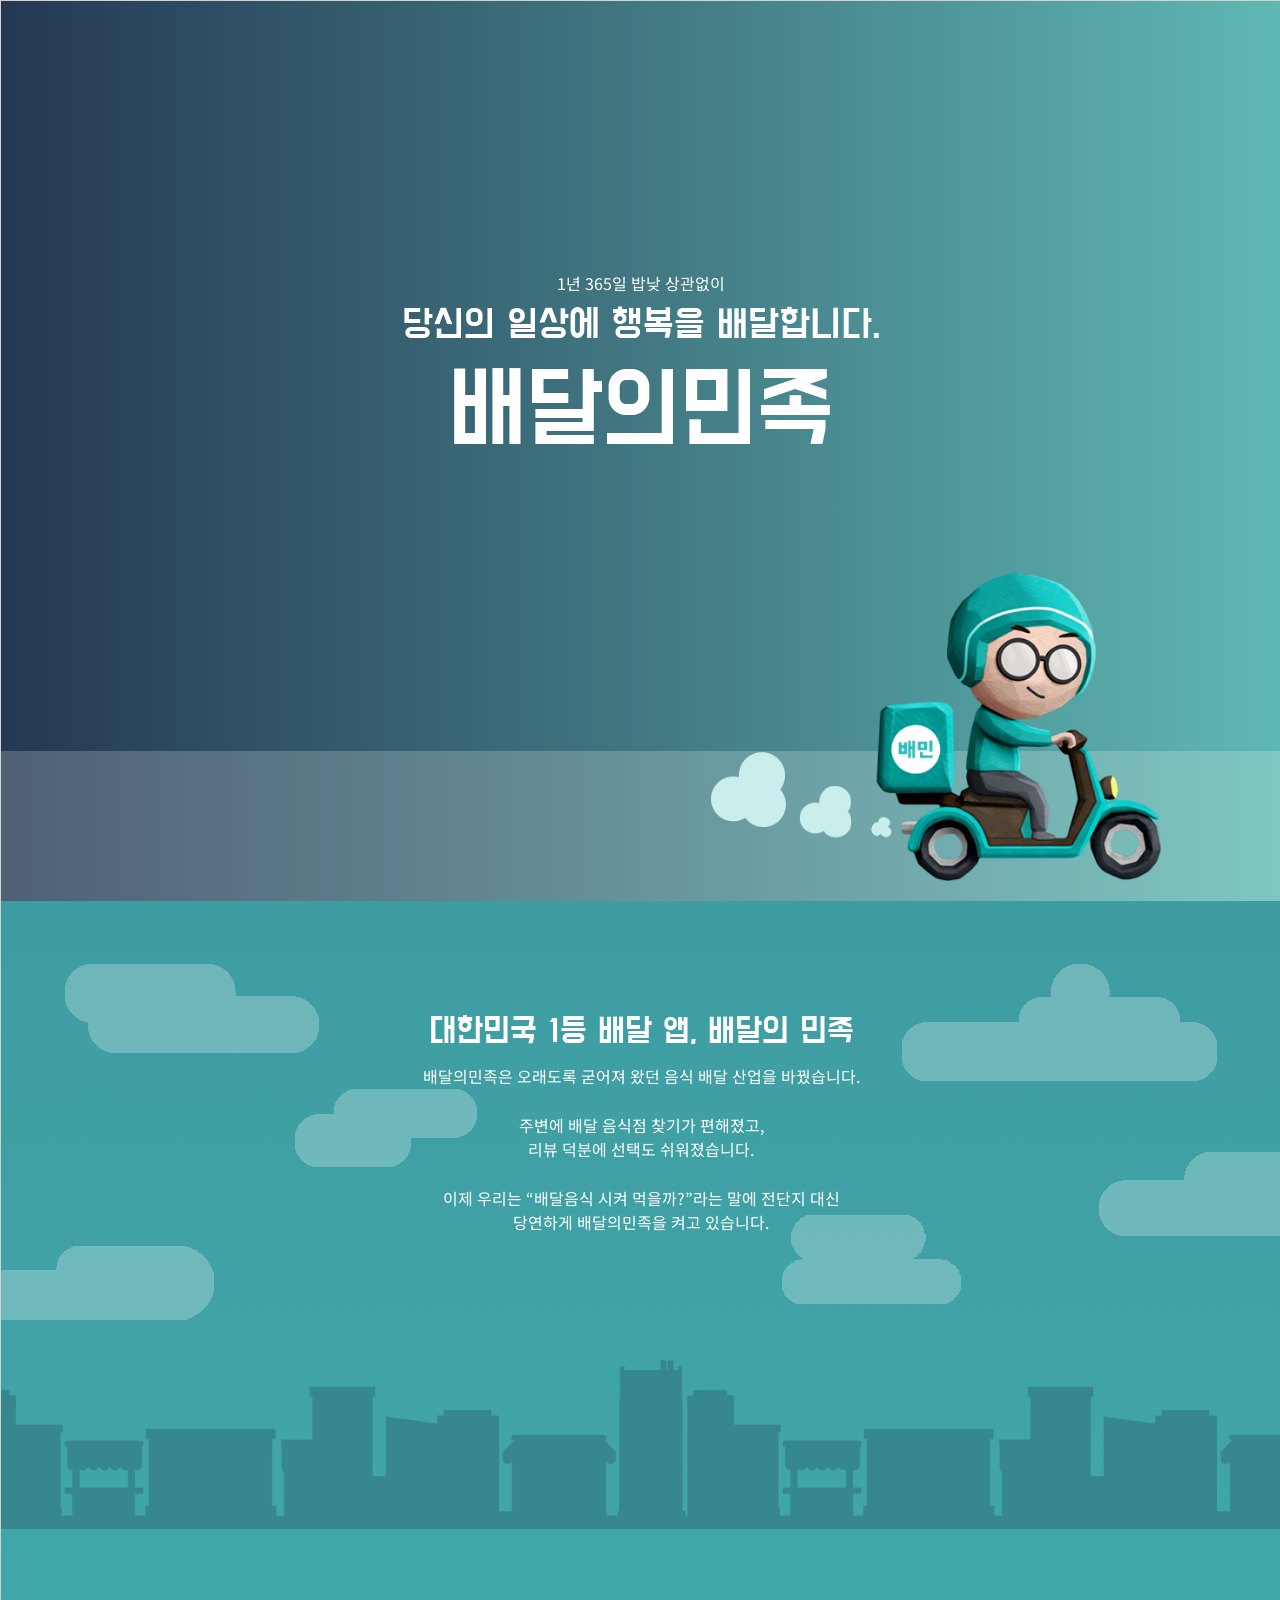
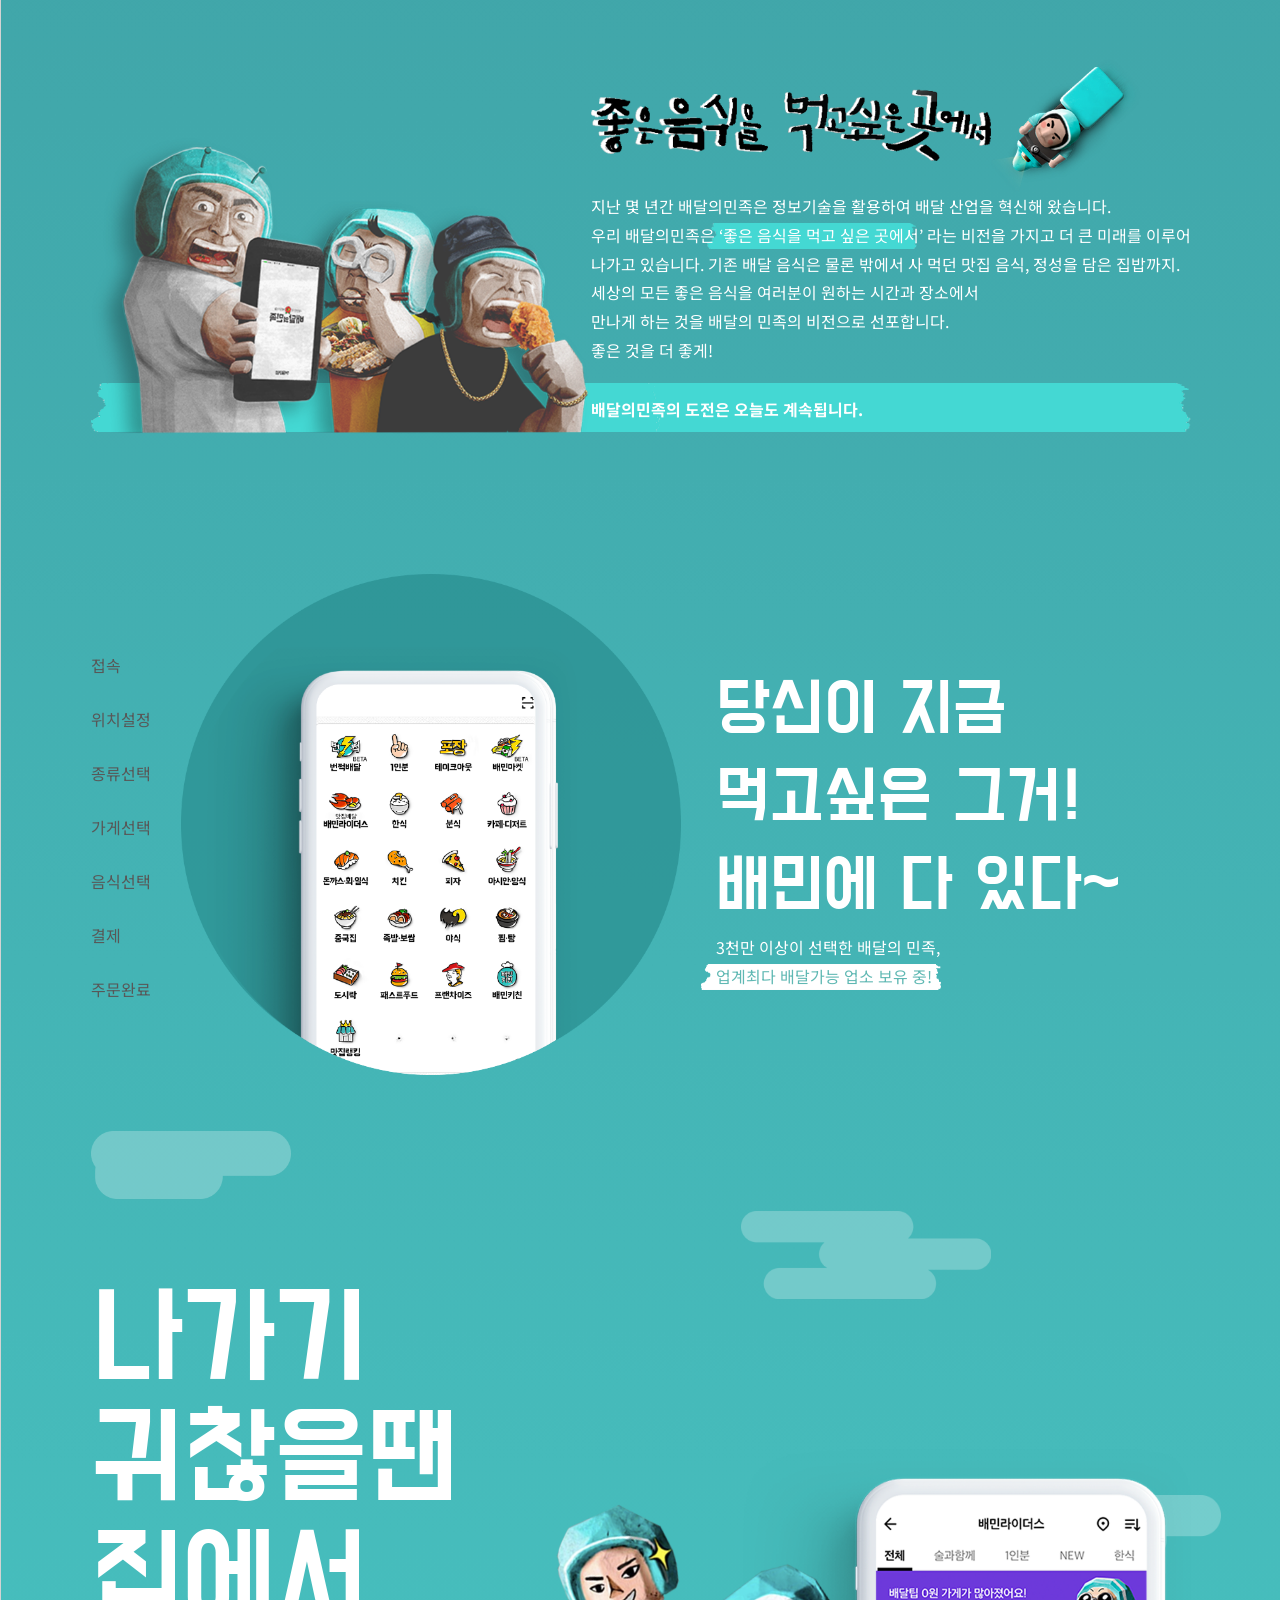
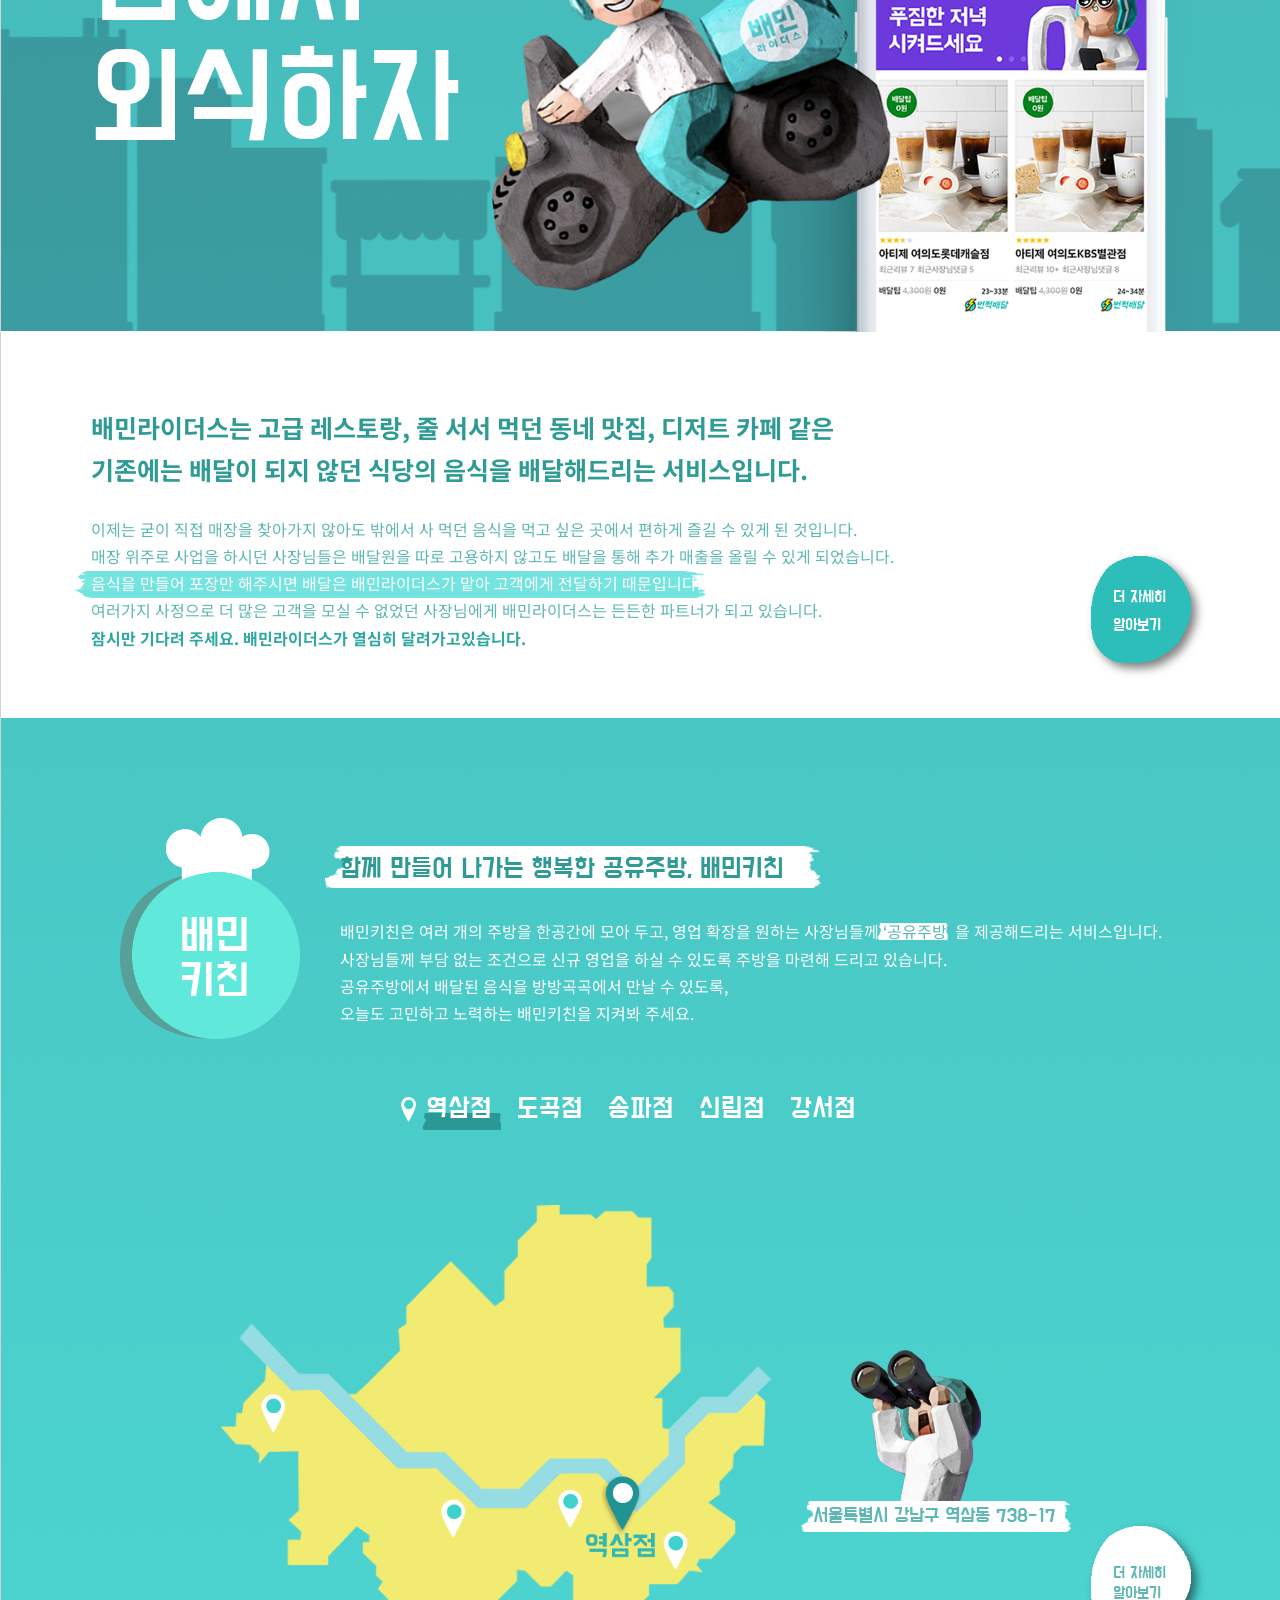
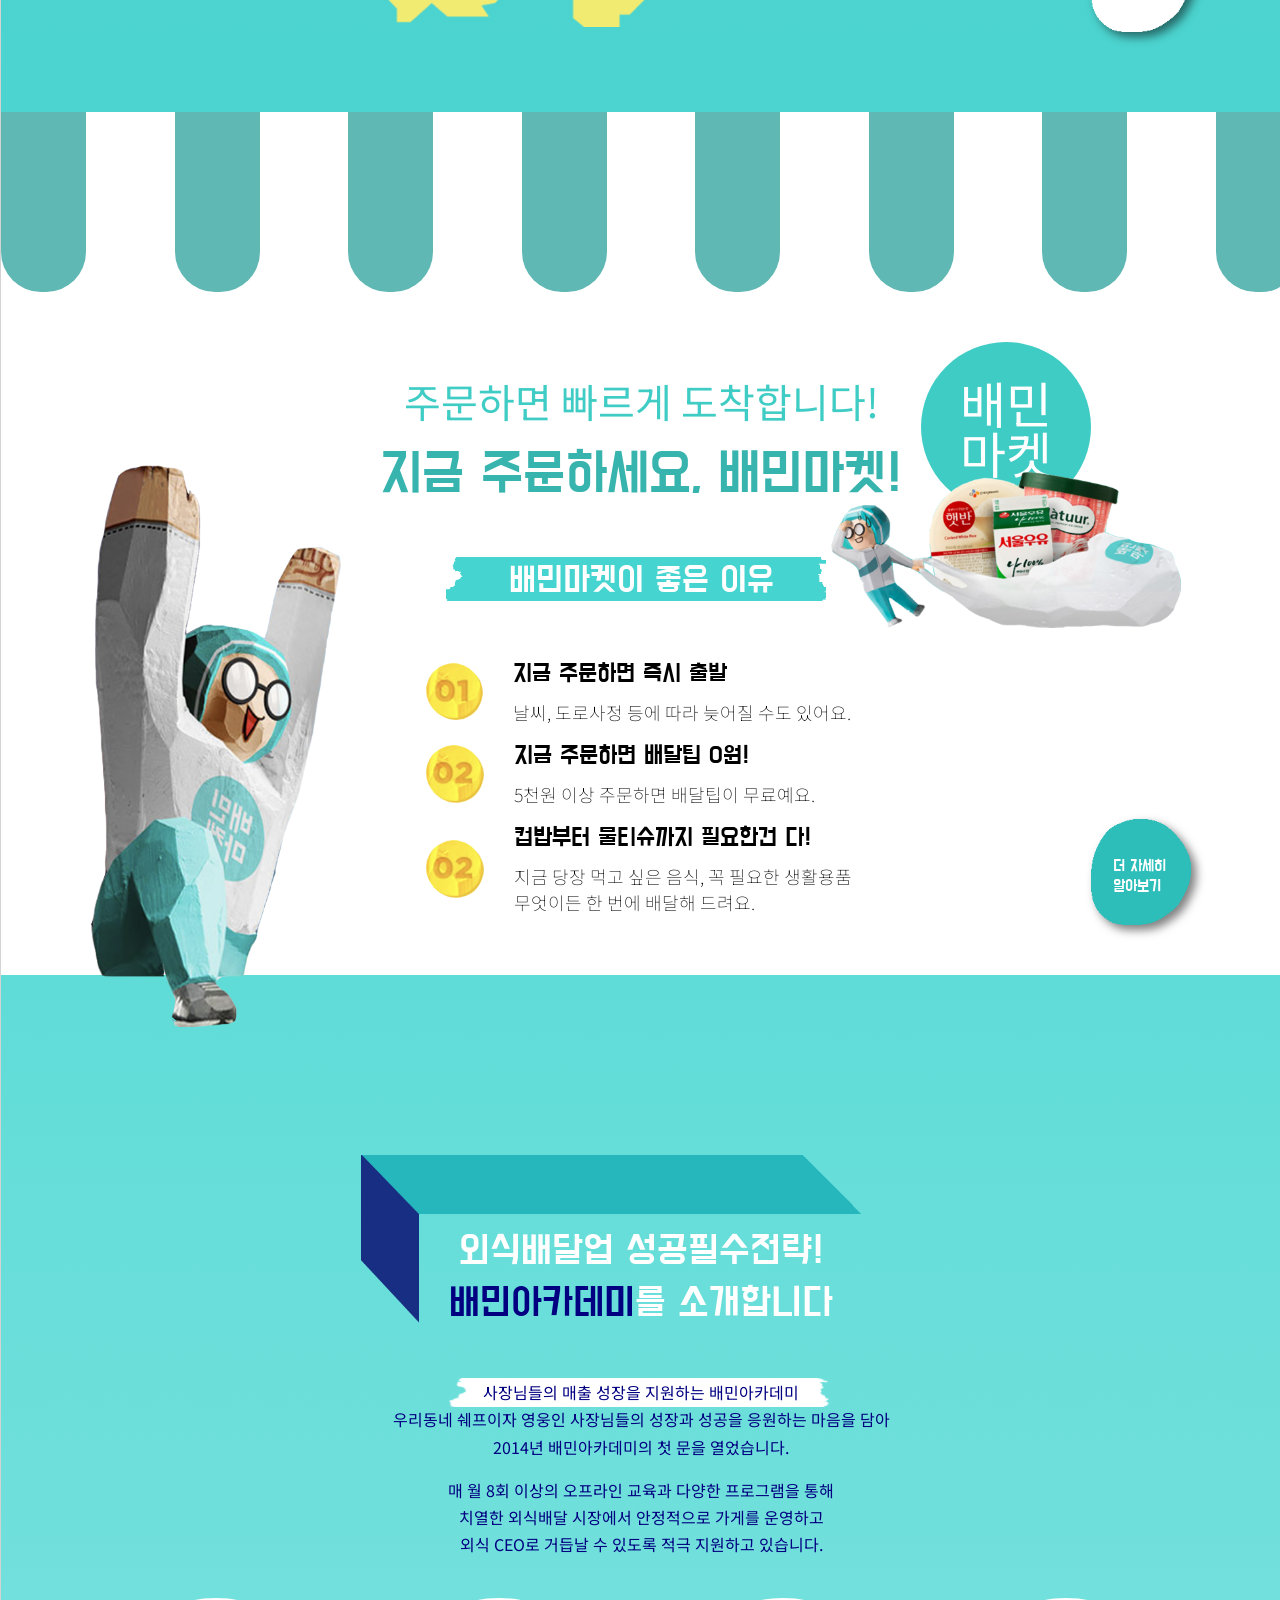
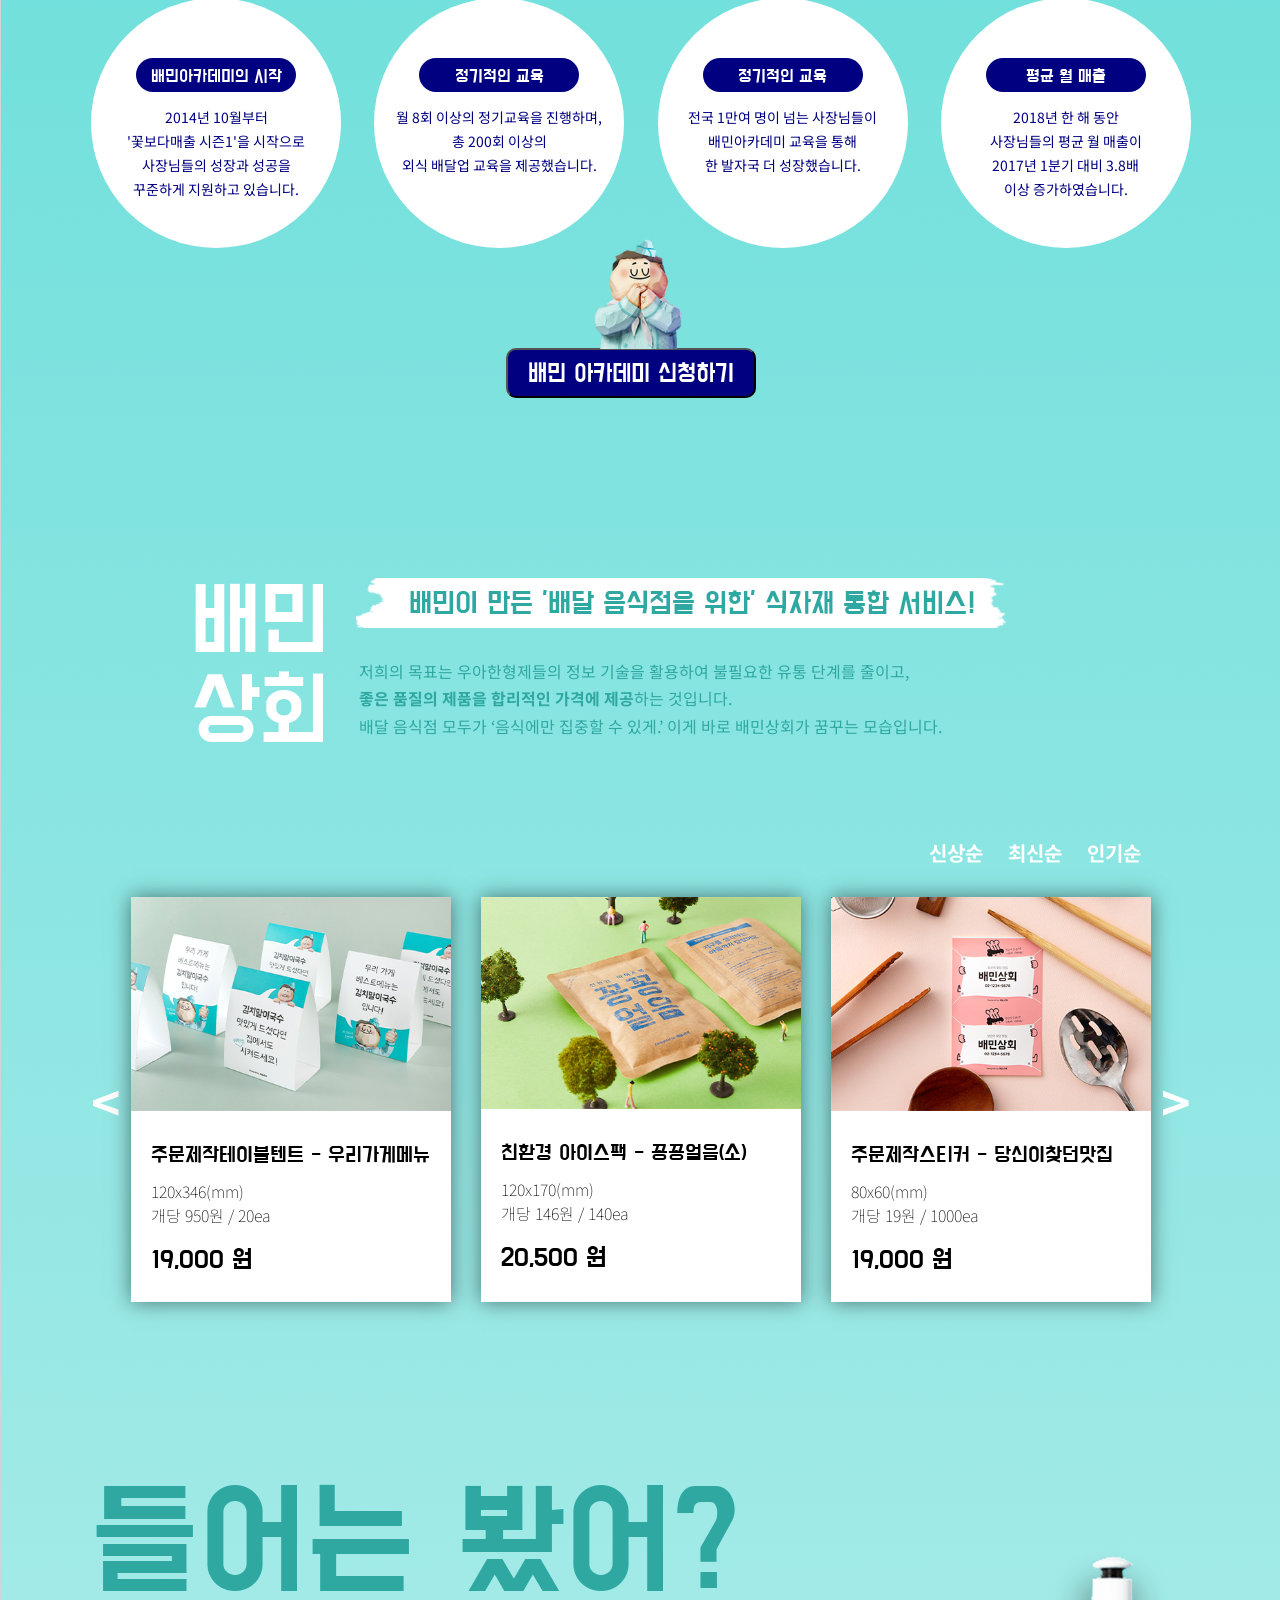
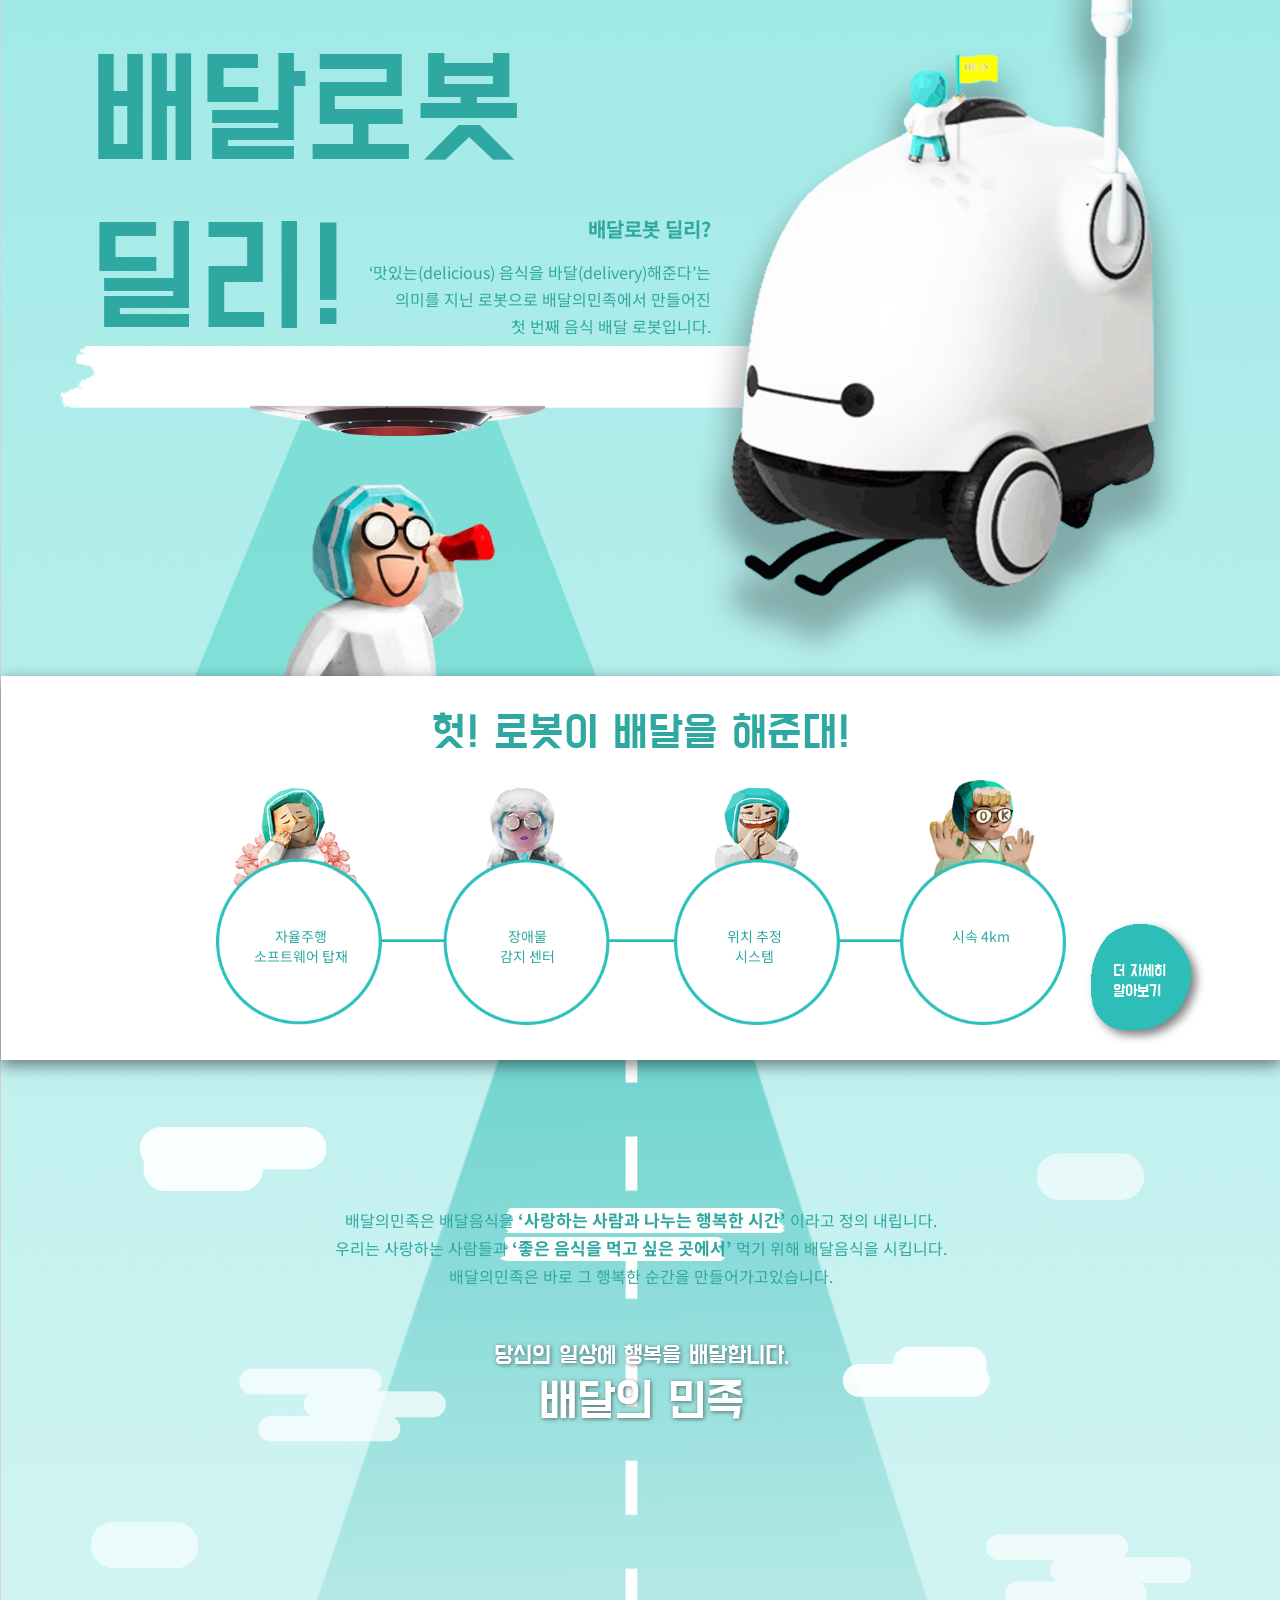
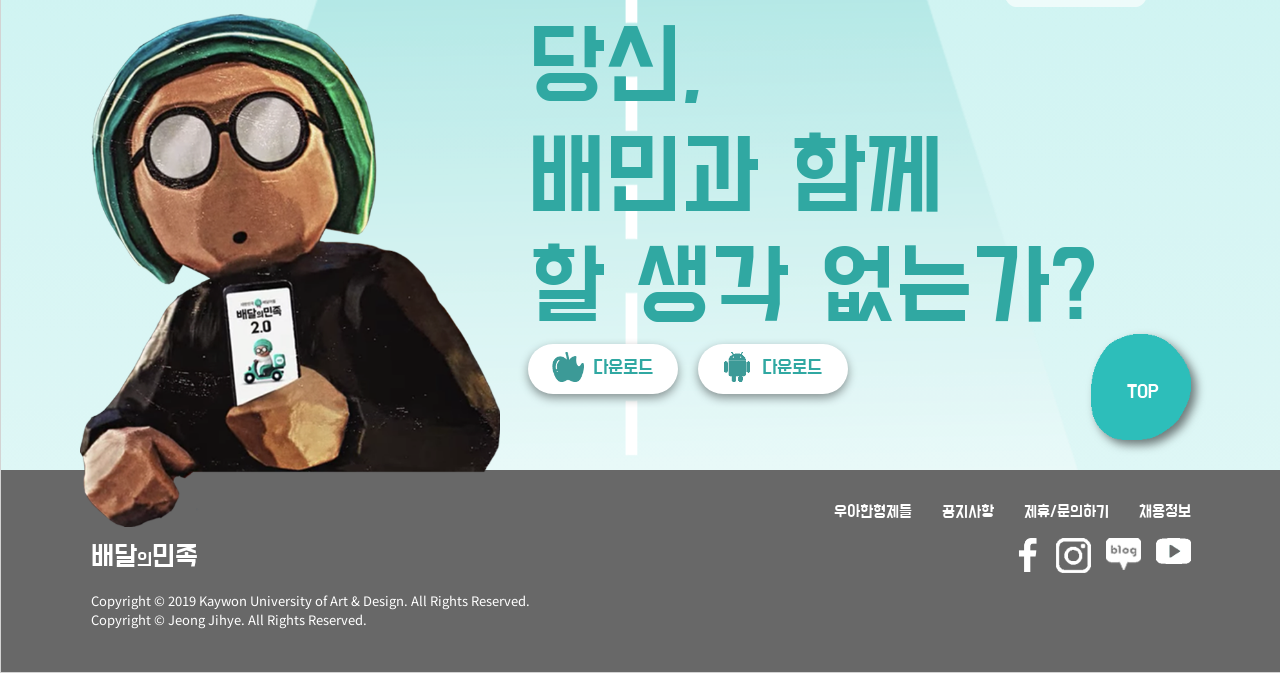
<file: baemin/baemin.html>
<!DOCTYPE html>
<html lang="en">
<head>
    <meta charset="UTF-8">
    <meta name="viewport" content="width=device-width, initial-scale=1.0">
    <meta http-equiv="X-UA-Compatible" content="ie=edge">
    <title>baemin</title>
    <link rel="stylesheet" href="css/style.css" type="text/css">
</head>
<body>
    <div id="wrap">
        
        <div id="main">
            <div id="title">
                <p style="padding-bottom: 5px;">1년 365일 밥낮 상관없이</p>
                <p style="font-size: 40px;">당신의 일상에 행복을 배달합니다.</p>
                <p style="font-size: 100px;">배달의민족</p>
            </div>
            <div id="way"></div>
            <img src="img/main.png"/>
        </div>

        <div id="intro">
            <p style="font-size: 35px;">대한민국 1등 배달 앱, 배달의 민족</p>
            <p>배달의민족은 오래도록 굳어져 왔던 음식 배달 산업을 바꿨습니다.</p>
            <p>주변에 배달 음식점 찾기가 편해졌고,<br/>리뷰 덕분에 선택도 쉬워졌습니다. </p>
            <p>이제 우리는 “배달음식 시켜 먹을까?”라는 말에 전단지 대신<br/>당연하게 배달의민족을 켜고 있습니다.</p>
            <img id="c1" src="img/cloud/cloud5.png"/>
            <img id="c2" src="img/cloud/cloud1.png"/>
            <img id="c3" src="img/cloud/cloud2.png"/>
            <img id="c4" src="img/cloud/cloud3.png"/>
            <img id="c5" src="img/cloud/cloud6.png"/>
            <img id="c6" src="img/cloud/cloud4.png"/>
            <img id="building" src="img/building.png"/>
        </div>

        <div id="vision">
            <div id="v_box">
                <img id="v_img"src="img/character.png"/>
                <div>
                    <div id="v_innerbox">
                        <img src="img/vision.png"/>
                        <img src="img/bike.png"/>
                    </div>
                    <div id="v_text">
                        <p style="margin: 0 0 30px 0;">
                            지난 몇 년간 배달의민족은 정보기술을 활용하여 배달 산업을 혁신해 왔습니다.<br/>우리 배달의민족은 ‘좋은 음식을 먹고 싶은 곳에서’ 라는 비전을 가지고 더 큰 미래를 이루어<br/>나가고 있습니다. 기존 배달 음식은 물론 밖에서 사 먹던 맛집 음식, 정성을 담은 집밥까지.<br/>세상의 모든 좋은 음식을 여러분이 원하는 시간과 장소에서<br/>만나게 하는 것을 배달의 민족의 비전으로 선포합니다.<br/>좋은 것을 더 좋게!
                        </p>
                        <p style="font-weight: bold; margin: 28px 0 10px 0;">
                            배달의민족의 도전은 오늘도 계속됩니다.
                        </p>
                        <img id="tape1" src="img/mint_tape1.png"/>
                    </div>
                </div>
                <img id="tape2" src="img/mint_tape2.png"/>
            </div>
        </div>

        <div id="app1">
            <div id="a_box">
                <div>
                    <ul>
                        <li>접속</li>
                        <li>위치설정</li>
                        <li>종류선택</li>
                        <li>가게선택</li>
                        <li>음식선택</li>
                        <li>결제</li>
                        <li>주문완료</li>
                    </ul>
                </div>
                <div>
                    <img style="width: 500px;"src="img/phone.png"/>
                </div>
                <div id="a_text" style="color: white;">
                    <p style="font-size: 70px;">당신이 지금<br/>먹고싶은 그거!<br/>배민에 다 있다~</p>
                    <p>3천만 이상이 선택한 배달의 민족,</p>
                    <p style="color:#5FB8B3;">업계최다 배달가능 업소 보유 중!</p>
                    <img id="w_tape" src="img/white_tape1.png"/>
                </div>
            </div>
        </div>

        <div id="app2">
            <div id="a_box2">
                <p>나가기<br/>귀찮을땐<br/>집에서<br/>외식하자</p>
                <img id="phone" src="img/riders_phone.png"/>
                <img id="bike" src="img/bike2.png"/>

                <img id="c2_1" src="img/cloud//cloud2-1.png"/>
                <img id="c2_2" src="img/cloud//cloud2-2.png"/>
                <img id="c2_3" src="img/cloud//cloud2-3.png"/>
            </div>
            <img id="building2" src="img/building2.png"/>
        </div>

        <div id="riders_page">
            <div id="r_box">
                <div id="r_text">
                    <p>배민라이더스는 고급 레스토랑, 줄 서서 먹던 동네 맛집, 디저트 카페 같은<br/>기존에는 배달이 되지 않던 식당의 음식을 배달해드리는 서비스입니다.</p>
                    <p>이제는 굳이 직접 매장을 찾아가지 않아도 밖에서 사 먹던 음식을 먹고 싶은 곳에서 편하게 즐길 수 있게 된 것입니다.<br/>매장 위주로 사업을 하시던 사장님들은 배달원을 따로 고용하지 않고도 배달을 통해 추가 매출을 올릴 수 있게 되었습니다.<br/><span style="color:white;">음식을 만들어 포장만 해주시면 배달은 배민라이더스가 맡아 고객에게 전달하기 때문입니다.</span><br/>여러가지 사정으로 더 많은 고객을 모실 수 없었던 사장님에게 배민라이더스는 든든한 파트너가 되고 있습니다.<br/><span style="font-weight: bold; color:rgb(48, 168, 162);">잠시만 기다려 주세요. 배민라이더스가 열심히 달려가고있습니다.</span></p>
                </div>
                <div id="c_box">
                    <img id="more1" src="img/circle.png"/>
                    <p id="more_text1" style="color: white;">더 자세히<br/>알아보기</p>
                </div>
                <img id="tape4" src="img/mint_tape4.png"/>
            </div>
        </div>

        <div id="kitchen">
            <div id="kit_outbox">
                <div id="kit_innerbox1">
                    <div id="kit_img">
                        <img style="width:180px;" src="img/kitchen_title.png"/>
                        <p style="color: white; ">배민<br/>키친</p>
                    </div>
                    <div>
                        <p style="font-size: 27px; color:rgb(47, 155, 149);">함께 만들어 나가는 행복한 공유주방, 배민키친</p>
                        <p style=>배민키친은 여러 개의 주방을 한공간에 모아 두고, 영업 확장을 원하는 사장님들께 <span style="color: #5FB8B3;"> ‘공유주방’ </span> 을 제공해드리는 서비스입니다.<br/>사장님들께 부담 없는 조건으로 신규 영업을 하실 수 있도록 주방을 마련해 드리고 있습니다.<br/>공유주방에서 배달된 음식을 방방곡곡에서 만날 수 있도록,<br/>오늘도 고민하고 노력하는 배민키친을 지켜봐 주세요.</p>
                    </div>
                    <img id="w_tape2" src="img/white_tape2.png"/>
                    <img id="w_tape3" src="img/white_tape3.png"/>
                </div>
                <div id="local">
                    <img id="map_point" src="img/map_point.png"/>
                    <ul>
                        <li>역삼점</li>
                        <li>도곡점</li>
                        <li>송파점</li>
                        <li>신림점</li>
                        <li>강서점</li>
                    </ul>
                    <img id="tape5"src="img/mint_tape5.png"/>
                </div>
                <div id="map">
                    <div>
                        <img id="map_img1" src="img/map.png"/>
                    </div>
                    <div>
                        <img id="map_img2"src="img/kitchen_ch1.png"/>
                    </div>
                    <img id="w_tape4" src="img/white_tape4.png"/>
                    <p id="adress">서울특별시 강남구 역삼동 738-17</p>
                    <img id="more2" src="img/white_circle.png"/>
                    <p id="more_text2">더 자세히<br/>알아보기</p>
                </div>
            </div>
        </div>

        <div id="market">
            <div id="tent">
                <div></div>
                <div></div>
                <div></div>
                <div></div>
                <div></div>
                <div></div>
                <div></div>
                <div></div>
            </div>
            <div id="m_outbox">
                <div id="m_text">
                    <p style="font-size: 40px; color:rgb(63, 204, 197);">주문하면 빠르게 도착합니다!</p>
                    <p style="font-size: 55px; color: rgb(56, 180, 174); font-family:'Do Hyeon', sans-serif; margin:0;">지금 주문하세요, 배민마켓!</p>
                </div>
                <div id="m_sticker">
                    <span>배민<br/>마켓</span>
                </div>
                <img id="m_ch1" src="img/bamin_ch2.png"/>
                <img id="m_ch2" src="img/market_ch1.png"/>
                <img id="tape6" src="img/mint-tape6.png"/>
                <div id="good_reason">
                    <p id="reason_title">배민마켓이 좋은 이유</p>
                    
                    <div id="reason1">
                        <div>
                            <img class="coin" src="img/coin_1.png"/>
                        </div>
                        <div>
                            <p class="bold">지금 주문하면 즉시 출발</p>
                            <p class="thin">날씨, 도로사정 등에 따라 늦어질 수도 있어요.</p>
                        </div>
                    </div>
                    <div id="reason2">
                        <div>
                            <img class="coin" src="img/coin_2.png"/>
                        </div>
                        <div>
                            <p class="bold">지금 주문하면 배달팁 0원!</p>
                            <p class="thin">5천원 이상 주문하면 배달팁이 무료예요.</p>
                        </div>
                    </div>
                    <div id="reason3">
                        <div>
                            <img class="coin" src="img/coin_2.png"/>
                        </div>
                        <div>
                            <p class="bold">컵밥부터 물티슈까지 필요한건 다!</p>
                            <p class="thin">지금 당장 먹고 싶은 음식, 꼭 필요한 생활용품<br/>무엇이든 한 번에 배달해 드려요.</p>
                        </div>
                    </div>
                </div>
                <img id="more3" src="img/circle.png"/>
                <p id="more_text3" style="color: white;">더 자세히<br/>알아보기</p>
            </div>
        </div>


        <div id="academy">
            <div id="a_title">외식배달업 성공필수전략!<br/><span style="color:navy; font-family:'Do Hyeon', sans-serif;">배민아카데미</span>를 소개합니다</div>
            <img id="a_title_img" src="img/academic.png"/>
            <div id="a_intro">
                <p><span>사장님들의 매출 성장을 지원하는 배민아카데미</span><br/>우리동네 쉐프이자 영웅인 사장님들의 성장과 성공을 응원하는 마음을 담아<br/>2014년 배민아카데미의 첫 문을 열었습니다.</p>
                <p>매 월 8회 이상의 오프라인 교육과 다양한 프로그램을 통해<br/>치열한 외식배달 시장에서 안정적으로 가게를 운영하고<br/>외식 CEO로 거듭날 수 있도록 적극 지원하고 있습니다.</p>
            </div>
            <img id="w_tape5" src="img/white_tape5.png"/>

            <div id="circle_all">
                <div class="big_circle">
                    <div>
                        <div class="subtitle">배민아카데미의 시작</div>
                        <p>2014년 10월부터<br/>'꽃보다매출 시즌1'을 시작으로<br/>사장님들의 성장과 성공을<br/>꾸준하게 지원하고 있습니다.</p>
                    </div>
                </div>
                <div class="big_circle">
                    <div>
                        <div class="subtitle">정기적인 교육</div>
                        <p>월 8회 이상의 정기교육을 진행하며,<br/>총 200회 이상의<br/>외식 배달업 교육을 제공했습니다.</p>
                    </div>
                </div>
                <div class="big_circle">
                    <div>
                        <div class="subtitle">정기적인 교육</div>
                        <p>전국 1만여 명이 넘는 사장님들이<br/>배민아카데미 교육을 통해<br/>한 발자국 더 성장했습니다.</p>
                    </div>
                </div>
                <div class="big_circle">
                    <div>
                        <div class="subtitle">평균 월 매출</div>
                        <p>2018년 한 해 동안<br/>사장님들의 평균 월 매출이<br/>2017년 1분기 대비 3.8배<br/>이상 증가하였습니다.</p>
                    </div>
                </div>
            </div>
            <img id="a_ch"src="img/academic_ch1.png"/>
            <div id="button_box">
                <button id="sign_button">배민 아카데미 신청하기</button>
            </div>
        </div>

        <div id="shop">
            <div id="shop_text">
                <div id="shop_title">배민<br/>상회</div>
                <div>
                    <h4>배민이 만든 '배달 음식점을 위한' 식자재 통합 서비스!</h4>
                    <p>저희의 목표는 우아한형제들의 정보 기술을 활용하여 불필요한 유통 단계를 줄이고,<br/><span>좋은 품질의 제품을 합리적인 가격에 제공</span>하는 것입니다.<br/>배달 음식점 모두가 ‘음식에만 집중할 수 있게.’ 이게 바로 배민상회가 꿈꾸는 모습입니다.</p>
                </div>
                <img id="w_tape6" src="img/white_tape6.png"/>
            </div>
            <div id="align">
                <span>신상순</span>
                <span>최신순</span>
                <span>인기순</span>
            </div>
            <div id="MD">
                <div class="arrow"> < </div>
                <div id="MD_box_all">
                    <div id="MD_box1">
                        <img src="img/product1.png"/>
                        <div class="MD_info">
                            <div class="MD_name">주문제작테이블텐트 - 우리가게메뉴</div>
                            <p>120x346(mm)<br/>개당 950원 / 20ea</p>
                            <div class="MD_price">19,000 원</div>
                        </div>
                    </div>
                    <div id="MD_box2">
                        <img src="img/product2.png"/>
                        <div class="MD_info">
                            <div class="MD_name">친환경 아이스팩 - 꽁꽁얼음(소)</div>
                            <p>120x170(mm)<br/>개당 146원 / 140ea</p>
                            <div class="MD_price">20,500 원</div>
                        </div>
                    </div>
                    <div id="MD_box3">
                        <img src="img/product3.png"/>
                        <div class="MD_info">
                            <div class="MD_name">주문제작스티커 - 당신이찾던맛집</div>
                            <p>80x60(mm)<br/>개당 19원 / 1000ea</p>
                            <div class="MD_price">19,000 원</div>
                        </div>
                    </div>
                </div>
                <div class="arrow"> > </div>
            </div>
        </div>

        <div id="robot">
            <div id="bot_tx">
                <p id="big_tx">들어는  봤어?<br/>배달로봇<br/>딜리!</p>
                <div id="small_tx">
                    <h4>배달로봇 딜리?</h4>
                    <p>‘맛있는(delicious) 음식을 바달(delivery)해준다’는<br/>의미를 지닌 로봇으로 배달의민족에서 만들어진<br/>첫 번째 음식 배달 로봇입니다.</p>
                </div>
                <img id="bot_img" src="img/robot.png"/>
                <img id="bot_person_img" src="img/robot_person.png"/>
            </div>
        </div>
        <div id="bot_w_bg">
            <div id="bot_innerbox">
                <h3>헛! 로봇이 배달을 해준대!</h3>
                <div id="circle_text">
                    <div class="c_tx">
                        <p>자율주행<br/>소프트웨어 탑재</p>
                    </div>
                    <div class="c_tx">
                        <p>장애물<br/>감지 센터</p>
                    </div>
                    <div class="c_tx">
                        <p>위치 추정<br/>시스템</p>
                    </div>
                    <div class="c_tx">
                        <p>시속 4km</p>
                    </div>
                </div>

                <div id="bot_circle">
                    <img src="img/robot_circle.png"/>
                </div>

                <img id="more4" src="img/circle.png"/>
                <p id="more_text4">더 자세히<br/>알아보기</p>
            </div>
        </div>

        <div id="last_page">
            <img id="bg_img" src="img/last_background.png"/>
            <div id="slogan">
                <p>배달의민족은 배달음식을 <span> ‘사랑하는 사람과 나누는 행복한 시간’ </span>이라고 정의 내립니다.<br/>우리는 사랑하는 사람들과 <span>‘좋은 음식을 먹고 싶은 곳에서’</span> 먹기 위해 배달음식을 시킵니다.<br/>배달의민족은 바로 그 행복한 순간을 만들어가고있습니다.</p>
                <div id="main_slogan">
                    <span style="font-size: 25px;">당신의 일상에 행복을 배달합니다.</span>
                    <br/>
                    <span style="font-size: 50px; margin-top:20px;">배달의 민족</span>
                </div>
                <img id="w_tape7" src="img/white_tape7.png"/>
                <img id="w_tape8" src="img/white_tape8.png"/>
            </div>
            
            <div id="download">
                <div style="width: 420px;">
                    <img style="width: 420px;" src="img/last_ch1 copy.png"/>
                </div>
                <div>
                    <p>당신,<br/>배민과 함께<br/>할 생각 없는가?</p>
                    <div id="down_button">
                        <button id="ios">
                            <div>
                                <img src="img/apple_icon.png"/>
                            </div>
                            <span>다운로드</span>
                        </button>
                        <button id="android">
                            <div>
                                <img src="img/android_icon.png"/>
                            </div>
                            <span>다운로드</span>
                        </button>
                    </div>
                </div>

                <a href="#main"><img id="top" src="img/circle.png"/></a>
                <a href="#main"><span id="top_tx">TOP</span></a>
                
            </div>
        </div>

        <footer>
            <div id="ft_innerbox">

                <ul>
                    <li>우아한형제들</li>
                    <li>공지사항</li>
                    <li>제휴/문의하기</li>
                    <li>채용정보</li>
                </ul>
                <div id="ft_sec_line">
                    <div id="logo">배달<span>의</span>민족</div>
                    <div id="sns">
                        <div>
                            <img src="img/facebook_icon.png"/>
                        </div>
                        <div>
                            <img src="img/instagram_icon.png"/>
                        </div>
                        <div>
                            <img src="img/blog_icon.png"/>
                        </div>
                        <div>
                            <img src="img/youtube_icon.png"/>
                        </div>
                    </div>
                </div>
                <p id="copyright">
                    Copyright ©  2019 Kaywon University of Art & Design. All Rights Reserved.<br/>Copyright ©  Jeong Jihye. All Rights Reserved.       
                </p>
            </div>
        </footer>
    </div>
</body>
</html>
</file>
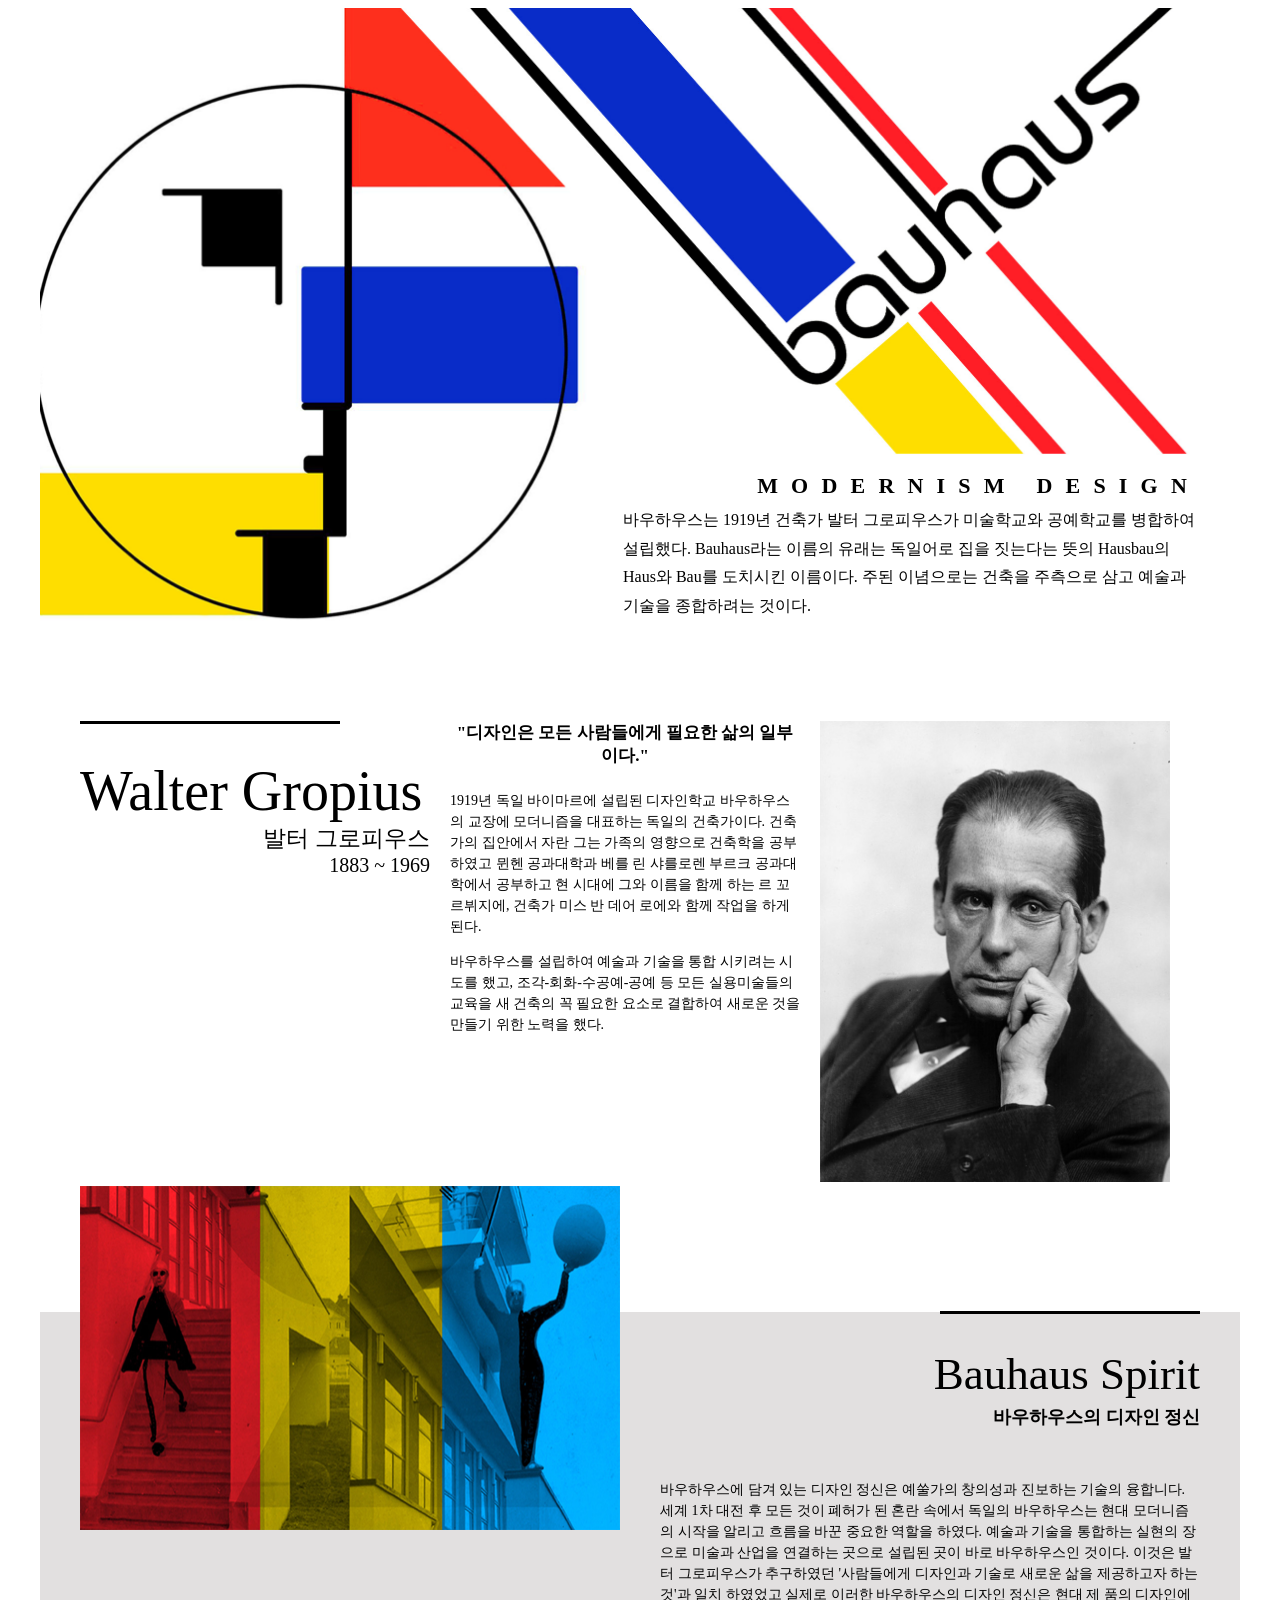
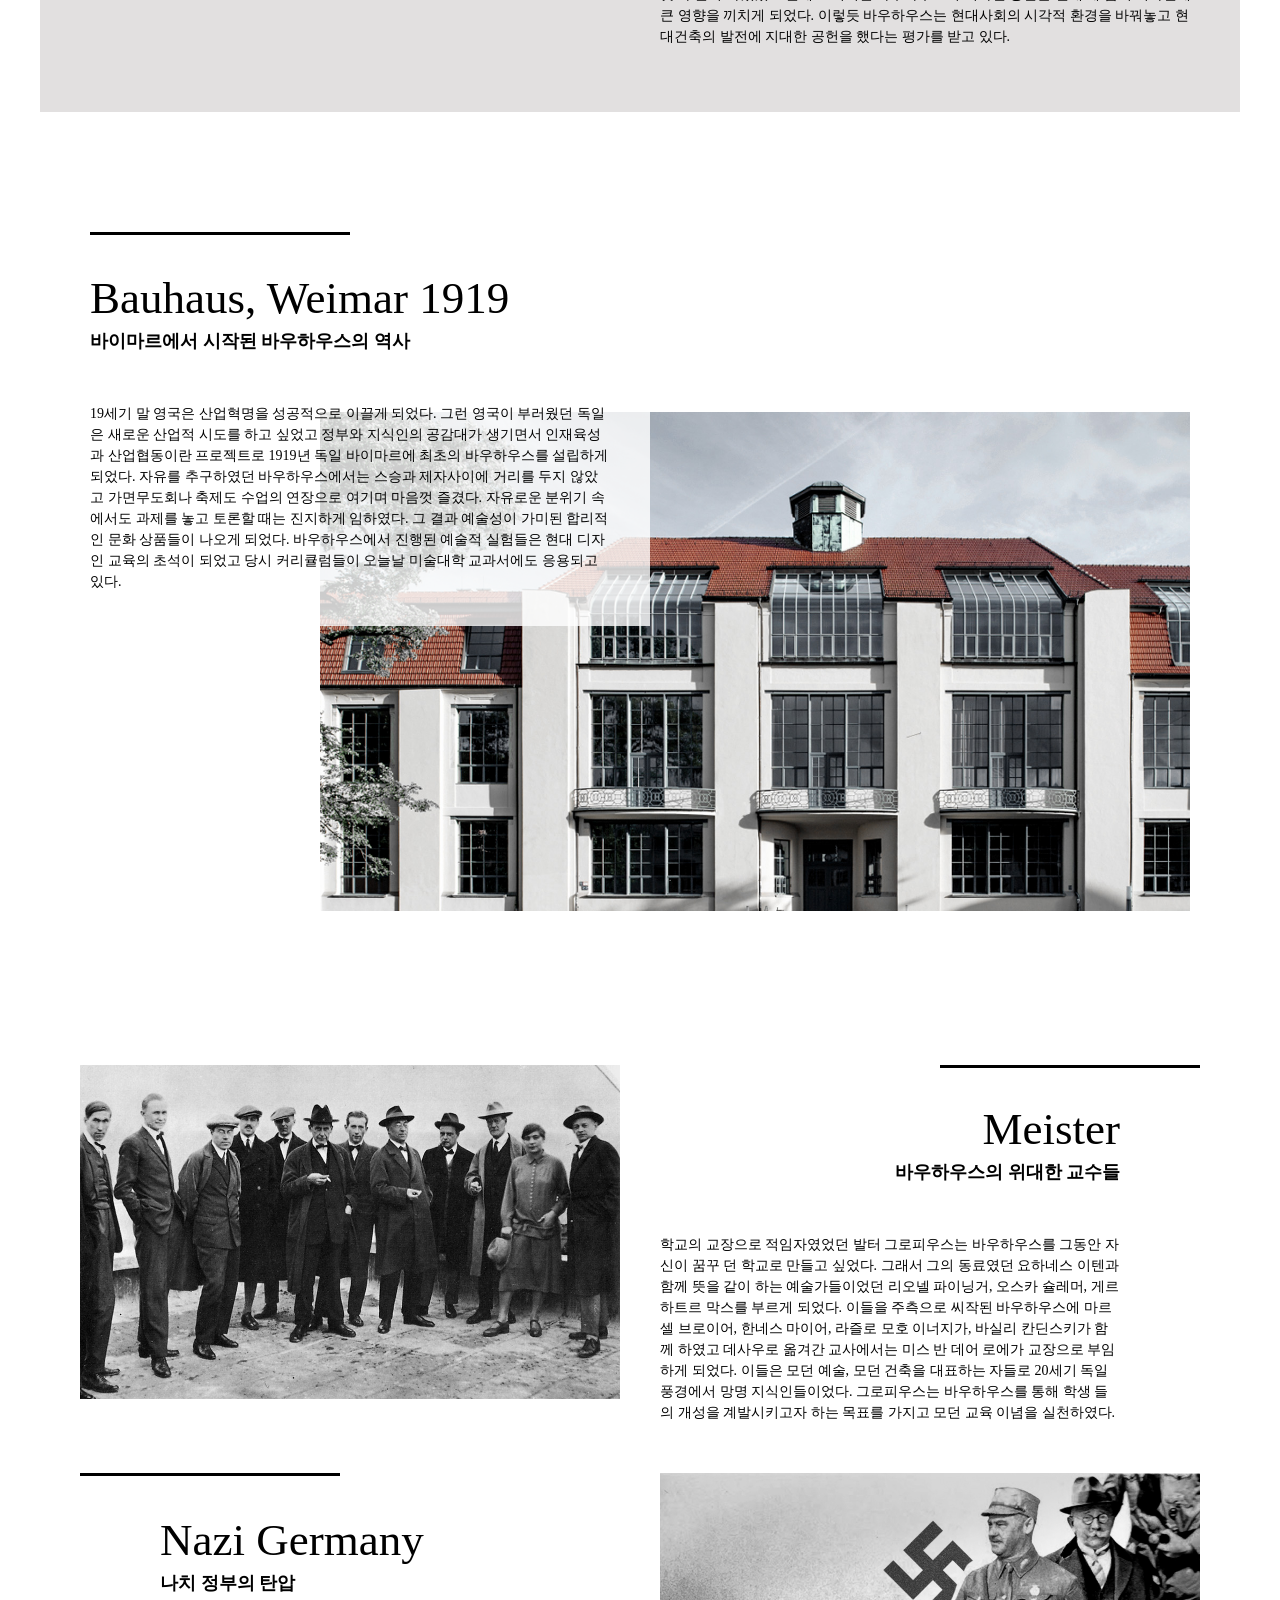
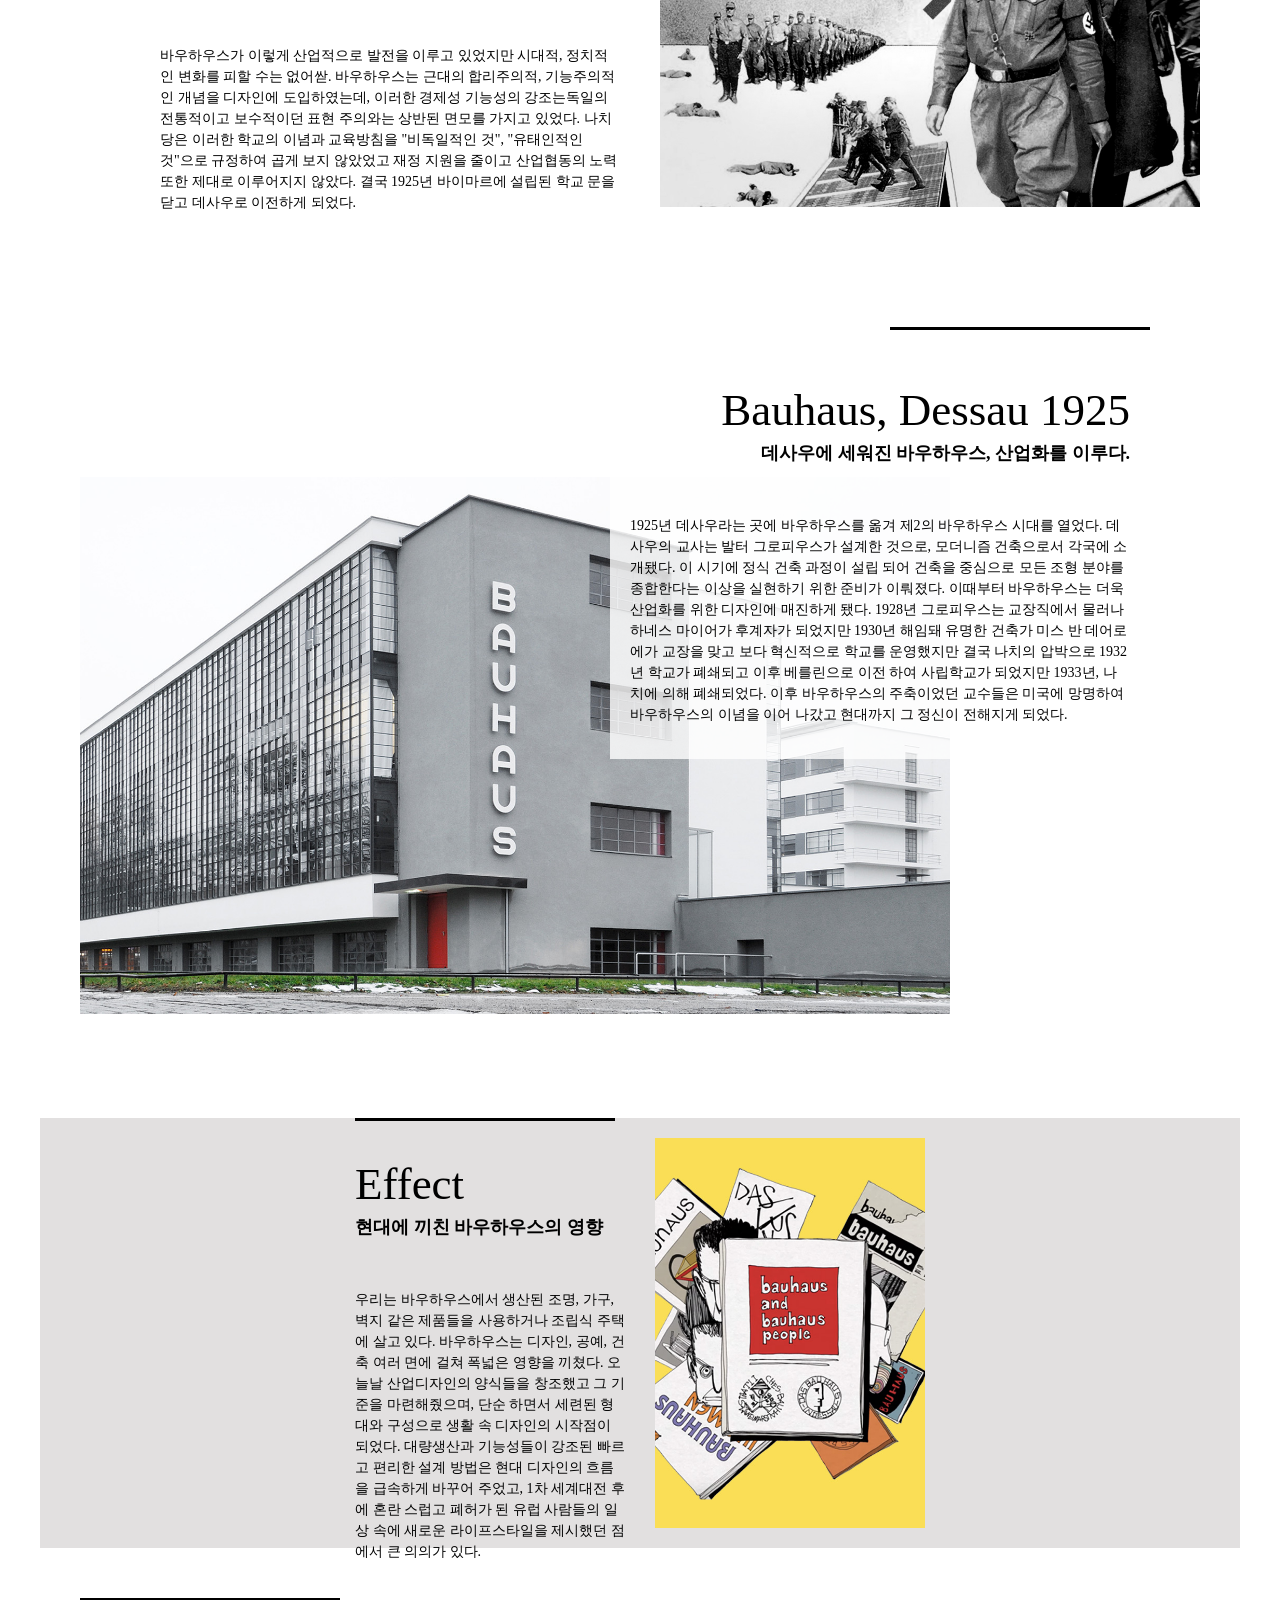
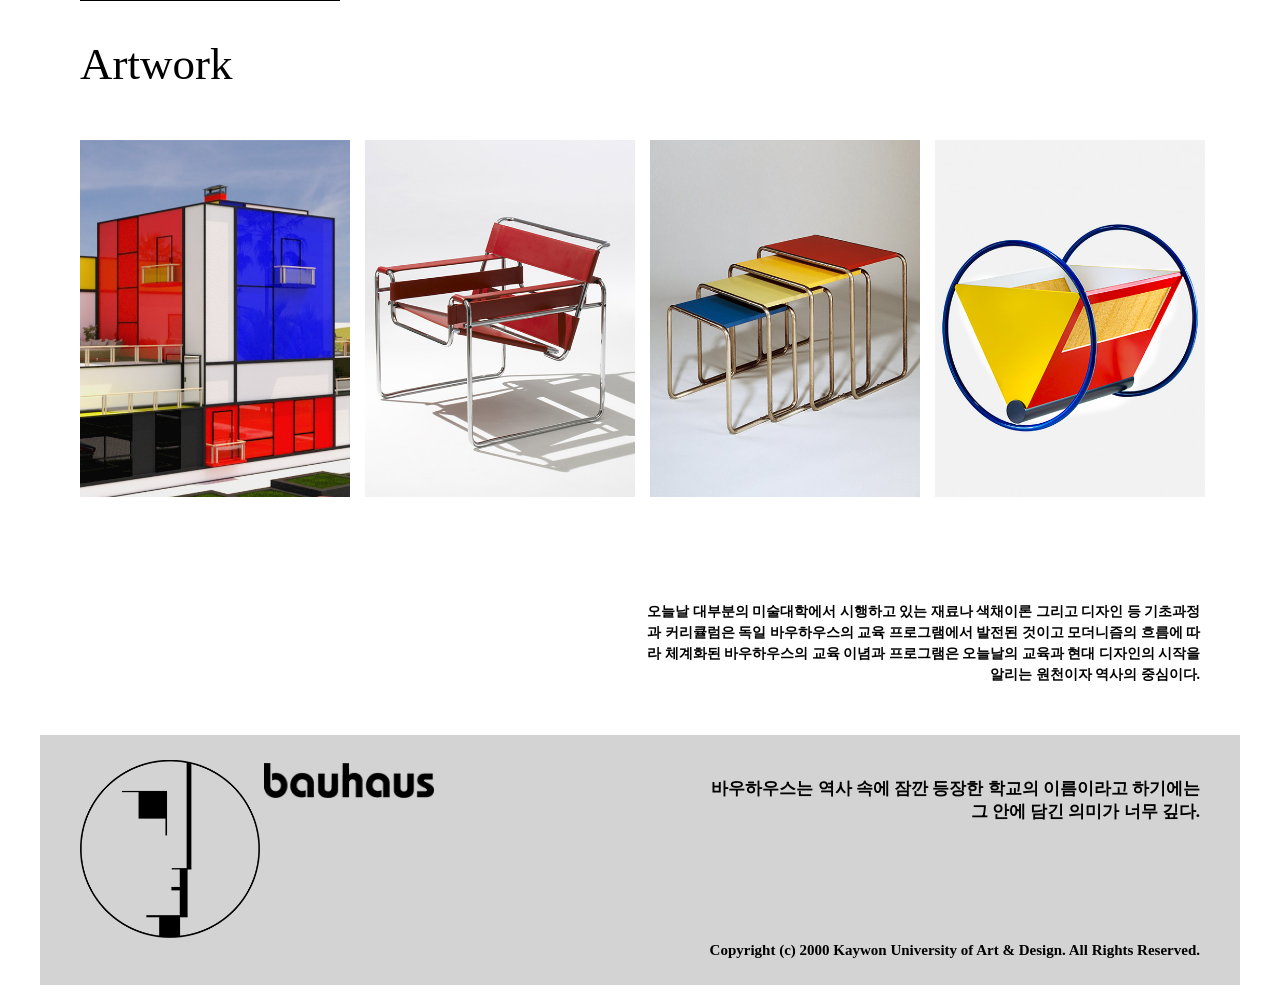
<file: bauhaus/bauhaus.html>
<!DOCTYPE html>
<html lang="en">
<head>
    <meta charset="UTF-8">
    <meta name="viewport" content="width=device-width, initial-scale=1.0">
    <meta http-equiv="X-UA-Compatible" content="ie=edge">
    <title>bauhaus</title>
    <link href="CSS/style.css" rel="stylesheet" type="text/css">
</head>
<style>
#main{
    background-image: url(bauhaus_img/realmain.jpg);
    background-size: cover;
    background-repeat: no-repeat;
    position: relative; /* 연결되도록 유기적이게 */
    height: 613px;
}
</style>
<body>
    <div id="wrap">
        <div id="main">
            <span id="modernism">MODERNISM DESIGN</span>
            <span>바우하우스는 1919년 건축가 발터 그로피우스가 미술학교와 공예학교를 병합하여<br/>
                설립했다. Bauhaus라는 이름의 유래는 독일어로 집을 짓는다는 뜻의 Hausbau의<br/>
                Haus와 Bau를 도치시킨 이름이다. 주된 이념으로는 건축을 주측으로 삼고 예술과<br/>
                기술을 종합하려는 것이다.
            </span>
        </div>
        <div id="part1">
            <div id="part1_first">
                <div id="line"></div>
                <h1 style="margin-bottom: 0px;">Walter Gropius</h1>
                <p>발터 그로피우스</p>
                <P style="font-size: 20px;">1883 ~ 1969</P>
            </div>
            <div id="part1_second">
                <h4>"디자인은 모든 사람들에게 필요한 삶의 일부이다."</h4>
                <p>1919년 독일 바이마르에 설립된 디자인학교 바우하우스의 교장에
                    모더니즘을 대표하는 독일의 건축가이다. 건축가의 집안에서 자란
                    그는 가족의 영향으로 건축학을 공부하였고 뮌헨 공과대학과 베를
                    린 샤를로렌 부르크 공과대학에서 공부하고 현 시대에 그와 이름을
                    함께 하는 르 꼬르뷔지에, 건축가 미스 반 데어 로에와 함께 작업을
                    하게 된다.</p>
                <p>
                    바우하우스를 설립하여 예술과 기술을 통합 시키려는 시도를 했고,
                    조각-회화-수공예-공예 등 모든 실용미술들의 교육을 새 건축의 꼭
                    필요한 요소로 결합하여 새로운 것을 만들기 위한 노력을 했다.
                </p>
            </div>
            <div id="part1_third">
                <img src="bauhaus_img/1.jpg"/>
            </div>
        </div>
    
        <div id="part2">
            <div id="first">
                <img src="bauhaus_img/3.jpg"/>
            </div>
            <div id="second">
                <div id="line"></div>
                <h2>Bauhaus Spirit</h2>
                <h3>바우하우스의 디자인 정신</h3>
                <p>바우하우스에 담겨 있는 디자인 정신은 예쑬가의 창의성과 진보하는 기술의 융합니다. 세계 1차 대전 후 모든 것이 폐허가 된 혼란 속에서 독일의 바우하우스는 현대 모더니즘의 시작을 알리고 흐름을 바꾼 중요한 역할을 하였다. 예술과 기술을 통합하는 실현의 장으로 미술과 산업을 연결하는 곳으로 설립된 곳이 바로 바우하우스인 것이다. 이것은 발터 그로피우스가 추구하였던 '사람들에게 디자인과 기술로 새로운 삶을 제공하고자 하는 것'과 일치 하였었고 실제로 이러한 바우하우스의 디자인 정신은 현대 제 품의 디자인에 큰 영향을 끼치게 되었다. 이렇듯 바우하우스는 현대사회의 시각적 환경을 바꿔놓고 현 대건축의 발전에 지대한 공헌을 했다는 평가를 받고 있다.</p>
            </div>
        </div>
        <div id="bg1"></div>

        <div id="part3">
            <div id="fir">
                <div id="line"></div>
                <h2>Bauhaus, Weimar 1919</h2>
                <h3>바이마르에서 시작된 바우하우스의 역사</h3>
                <p>19세기 말 영국은 산업혁명을 성공적으로 이끌게 되었다. 그런 영국이 부러웠던 독일은 새로운 산업적 시도를 하고 싶었고 정부와 지식인의 공감대가 생기면서 인재육성과 산업협동이란 프로젝트로 1919년 독일 바이마르에 최초의 바우하우스를 설립하게 되었다. 자유를 추구하였던 바우하우스에서는 스승과 제자사이에 거리를 두지 않았고 가면무도회나 축제도 수업의 연장으로 여기며 마음껏 즐겼다. 자유로운 분위기 속에서도 과제를 놓고 토론할 때는 진지하게 임하였다. 그 결과 예술성이 가미된 합리적인 문화 상품들이 나오게 되었다. 바우하우스에서 진행된 예술적 실험들은 현대 디자인 교육의 초석이 되었고 당시 커리큘럼들이 오늘날 미술대학 교과서에도 응용되고 있다.</p>
            </div>
            <div id="imgbox">
                <img src="bauhaus_img/4.jpg"/>
            </div>
        </div>

        <div id="part4">
            <div id="box1">
                <img src="bauhaus_img/5.jpg"/>
            </div>
            <div id="box2">
                <div class="line"></div>
                <div id="innerbox">
                    <h2>Meister</h2>
                    <h3>바우하우스의 위대한 교수들</h3>
                    <p>학교의 교장으로 적임자였었던 발터 그로피우스는 바우하우스를 그동안 자신이 꿈꾸 던 학교로 만들고 싶었다. 그래서 그의 동료였던 요하네스 이텐과 함께 뜻을 같이 하는 예술가들이었던 리오넬 파이닝거, 오스카 슐레머, 게르하트르 막스를 부르게 되었다. 이들을 주측으로 씨작된 바우하우스에 마르셀 브로이어, 한네스 마이어, 라즐로 모호 이너지가, 바실리 칸딘스키가 함께 하였고 데사우로 옮겨간 교사에서는 미스 반 데어 로에가 교장으로 부임하게 되었다. 이들은 모던 예술, 모던 건축을 대표하는 자들로 20세기 독일 풍경에서 망명 지식인들이었다. 그로피우스는 바우하우스를 통해 학생 들의 개성을 계발시키고자 하는 목표를 가지고 모던 교육 이념을 실천하였다.</p>
                </div>
            </div>
        </div>

        <div id="part5">
            <div id="box3">
                <div class="line"></div>
                <div id="innerbox2">
                    <h2>Nazi Germany</h2>
                    <h3>나치 정부의 탄압</h3>
                    <p>바우하우스가 이렇게 산업적으로 발전을 이루고 있었지만 시대적, 정치적인 변화를 피할 수는 없어싿. 바우하우스는 근대의 합리주의적, 기능주의적인 개념을 디자인에 도입하였는데, 이러한 경제성 기능성의 강조는독일의 전통적이고 보수적이던 표현 주의와는 상반된 면모를 가지고 있었다. 나치당은 이러한 학교의 이념과 교육방침을 "비독일적인 것", "유태인적인 것"으로 규정하여 곱게 보지 않았었고 재정 지원을 줄이고 산업협동의 노력 또한 제대로 이루어지지 않았다. 결국 1925년 바이마르에 설립된 학교 문을 닫고 데사우로 이전하게 되었다.</p>
                </div>
            </div>
            <div id="box4">
                <img src="bauhaus_img/6.jpg"/>
            </div>
        </div>

        <div id="part6">
            <div id="content">
                <div class="line"></div>
                <div id="innerbox3">
                    <h2>Bauhaus, Dessau 1925</h2>
                    <h3>데사우에 세워진 바우하우스, 산업화를 이루다.</h3>
                    <p>1925년 데사우라는 곳에 바우하우스를 옮겨 제2의 바우하우스 시대를 열었다. 데사우의 교사는 발터 그로피우스가 설계한 것으로, 모더니즘 건축으로서 각국에 소개됐다. 이 시기에 정식 건축 과정이 설립 되어 건축을 중심으로 모든 조형 분야를 종합한다는 이상을 실현하기 위한 준비가 이뤄졌다. 이때부터 바우하우스는 더욱 산업화를 위한 디자인에 매진하게 됐다. 1928년 그로피우스는 교장직에서 물러나 하네스 마이어가 후계자가 되었지만 1930년 해임돼 유명한 건축가 미스 반 데어로에가 교장을 맞고 보다 혁신적으로 학교를 운영했지만 결국 나치의 압박으로 1932년 학교가 폐쇄되고 이후 베를린으로 이전 하여 사립학교가 되었지만 1933년, 나치에 의해 폐쇄되었다. 이후 바우하우스의 주축이었던 교수들은 미국에 망명하여 바우하우스의 이념을 이어 나갔고 현대까지 그 정신이 전해지게 되었다.</p>
                </div>
            </div>
            <div id="imgbox2">
                <img src="bauhaus_img/7.jpg"/>
            </div>
        </div>

        <div id="part7">

            <div class="part7_div">
                <div id="box5">
                    <div class="line"></div>
                    <h2>Effect</h2>
                    <h3>현대에 끼친 바우하우스의 영향</h3>
                    <p>
                        우리는 바우하우스에서 생산된 조명, 가구, 벽지 같은 제품들을 사용하거나 조립식 주택에 살고 있다. 바우하우스는 디자인, 공예, 건축 여러 면에 걸쳐 폭넓은 영향을 끼쳤다. 오늘날 산업디자인의 양식들을 창조했고 그 기준을 마련해줬으며, 단순 하면서 세련된 형대와 구성으로 생활 속 디자인의 시작점이 되었다. 대량생산과 기능성들이 강조된 빠르고 편리한 설계 방법은 현대 디자인의 흐름을 급속하게 바꾸어 주었고, 1차 세계대전 후에 혼란 스럽고 폐허가 된 유럽 사람들의 일상 속에 새로운 라이프스타일을 제시했던 점에서 큰 의의가 있다.
                    </p>
                </div>
            </div>
            <div class="part7_div">
                <div id="box6">
                    <img src="bauhaus_img/8.jpg"/>
                </div>    
            </div>
        </div>
        <div id="bg2"></div>

        <div id="part8">
            <div id="artwork">
                <div class="line"></div>
                <h2>Artwork</h2>
            </div>
            <div id="gallery">
                <div id="gal1">
                    <img src="bauhaus_img/9.jpg"/>
                </div>
                <div id="gal2">
                    <img src="bauhaus_img/10.jpg"/>
                </div>
                <div id="gal3">
                    <img src="bauhaus_img/11.jpg"/>
                </div>
                <div id="gal4">
                    <img src="bauhaus_img/12.jpg"/>
                </div>
            </div>
        </div>
        <div class="clear"></div>

        <p id= "comment"> 
            오늘날 대부분의 미술대학에서 시행하고 있는 재료나 색채이론 그리고 디자인 등 기초과정과 커리큘럼은 독일 바우하우스의 교육 프로그램에서 발전된 것이고 모더니즘의 흐름에 따라 체계화된 바우하우스의 교육 이념과 프로그램은 오늘날의 교육과 현대 디자인의 시작을 알리는 원천이자 역사의 중심이다.
        </p>
        
        <div class="clear"></div>
        <footer>
            <img id="icon" src="bauhaus_img/13.png"/>
            <img id="logo" src="bauhaus_img/logo.png"/>
            <p id="said">바우하우스는 역사 속에 잠깐 등장한 학교의 이름이라고 하기에는<br/>그 안에 담긴 의미가 너무 깊다.</p>
            <p id="copyright">Copyright (c) 2000 Kaywon University of Art & Design. All Rights Reserved. </p>
        </footer>
</div>
</body>
</html>
</file>
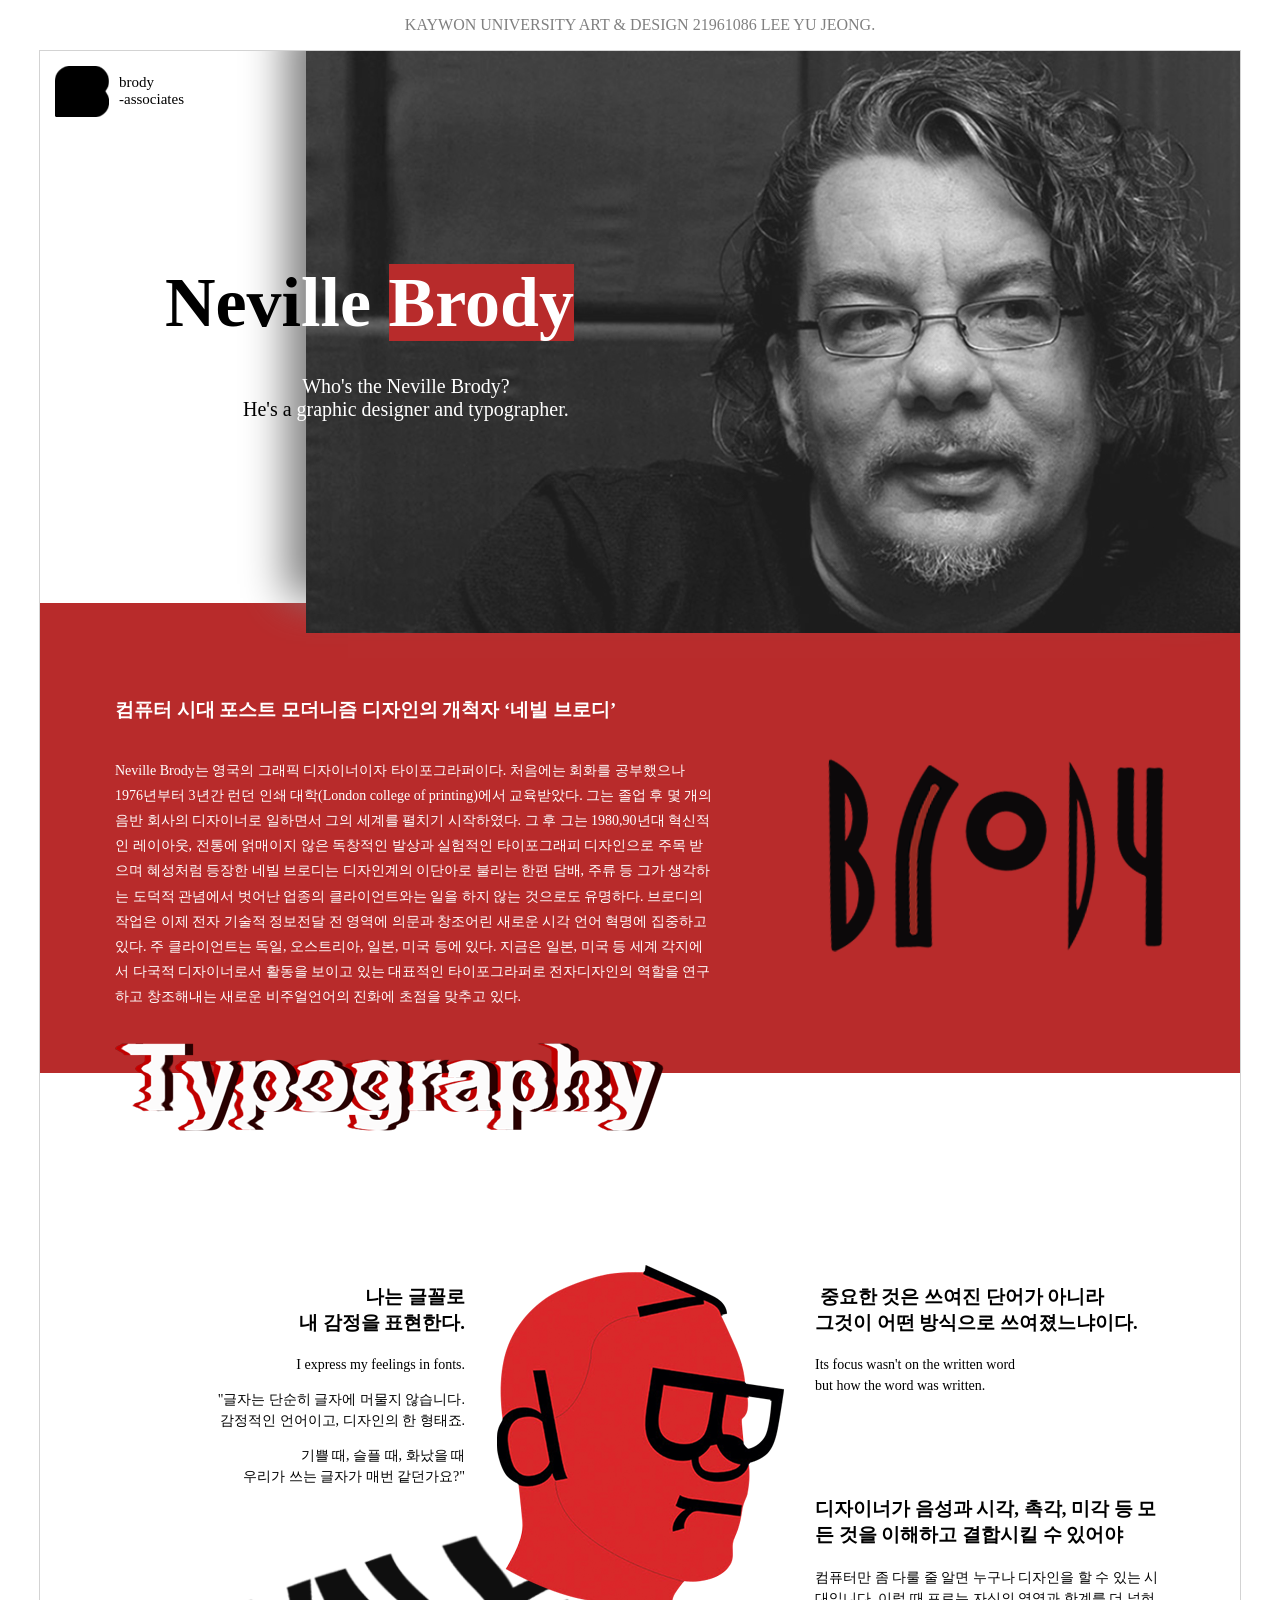
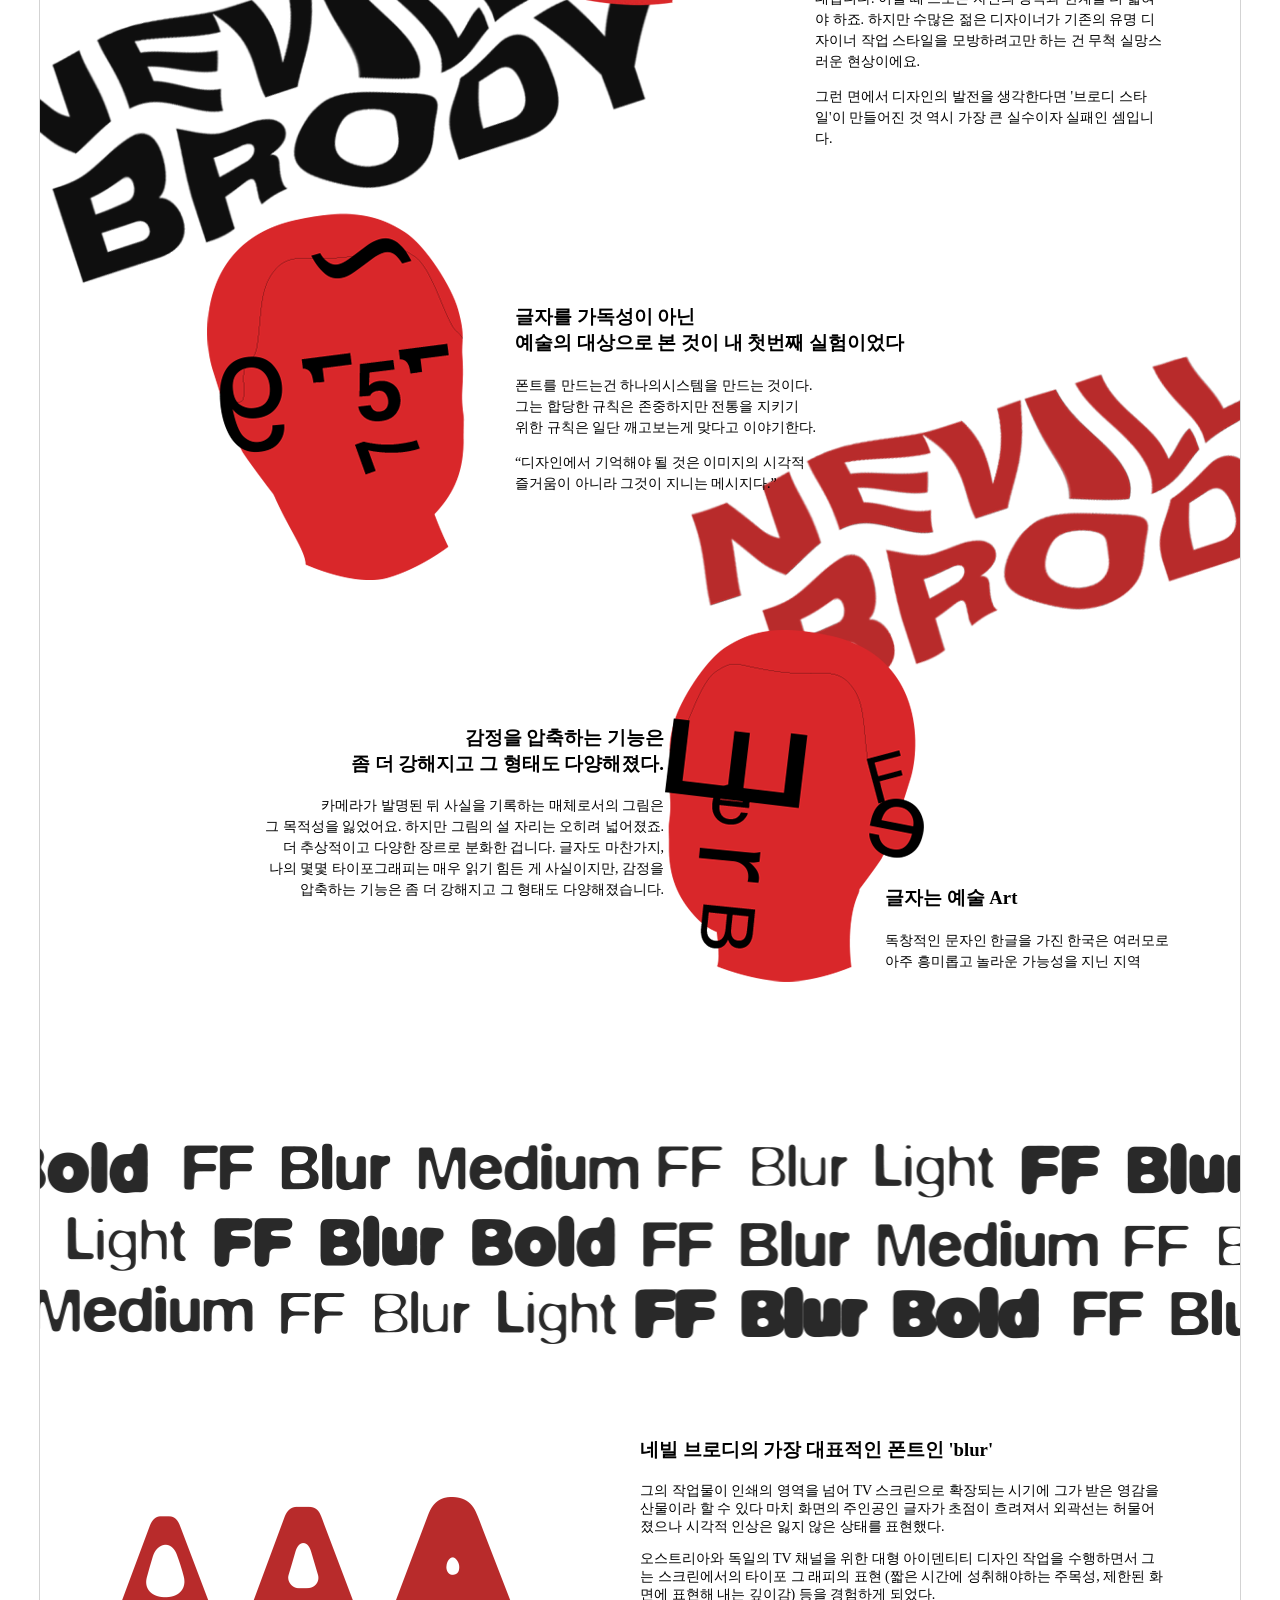
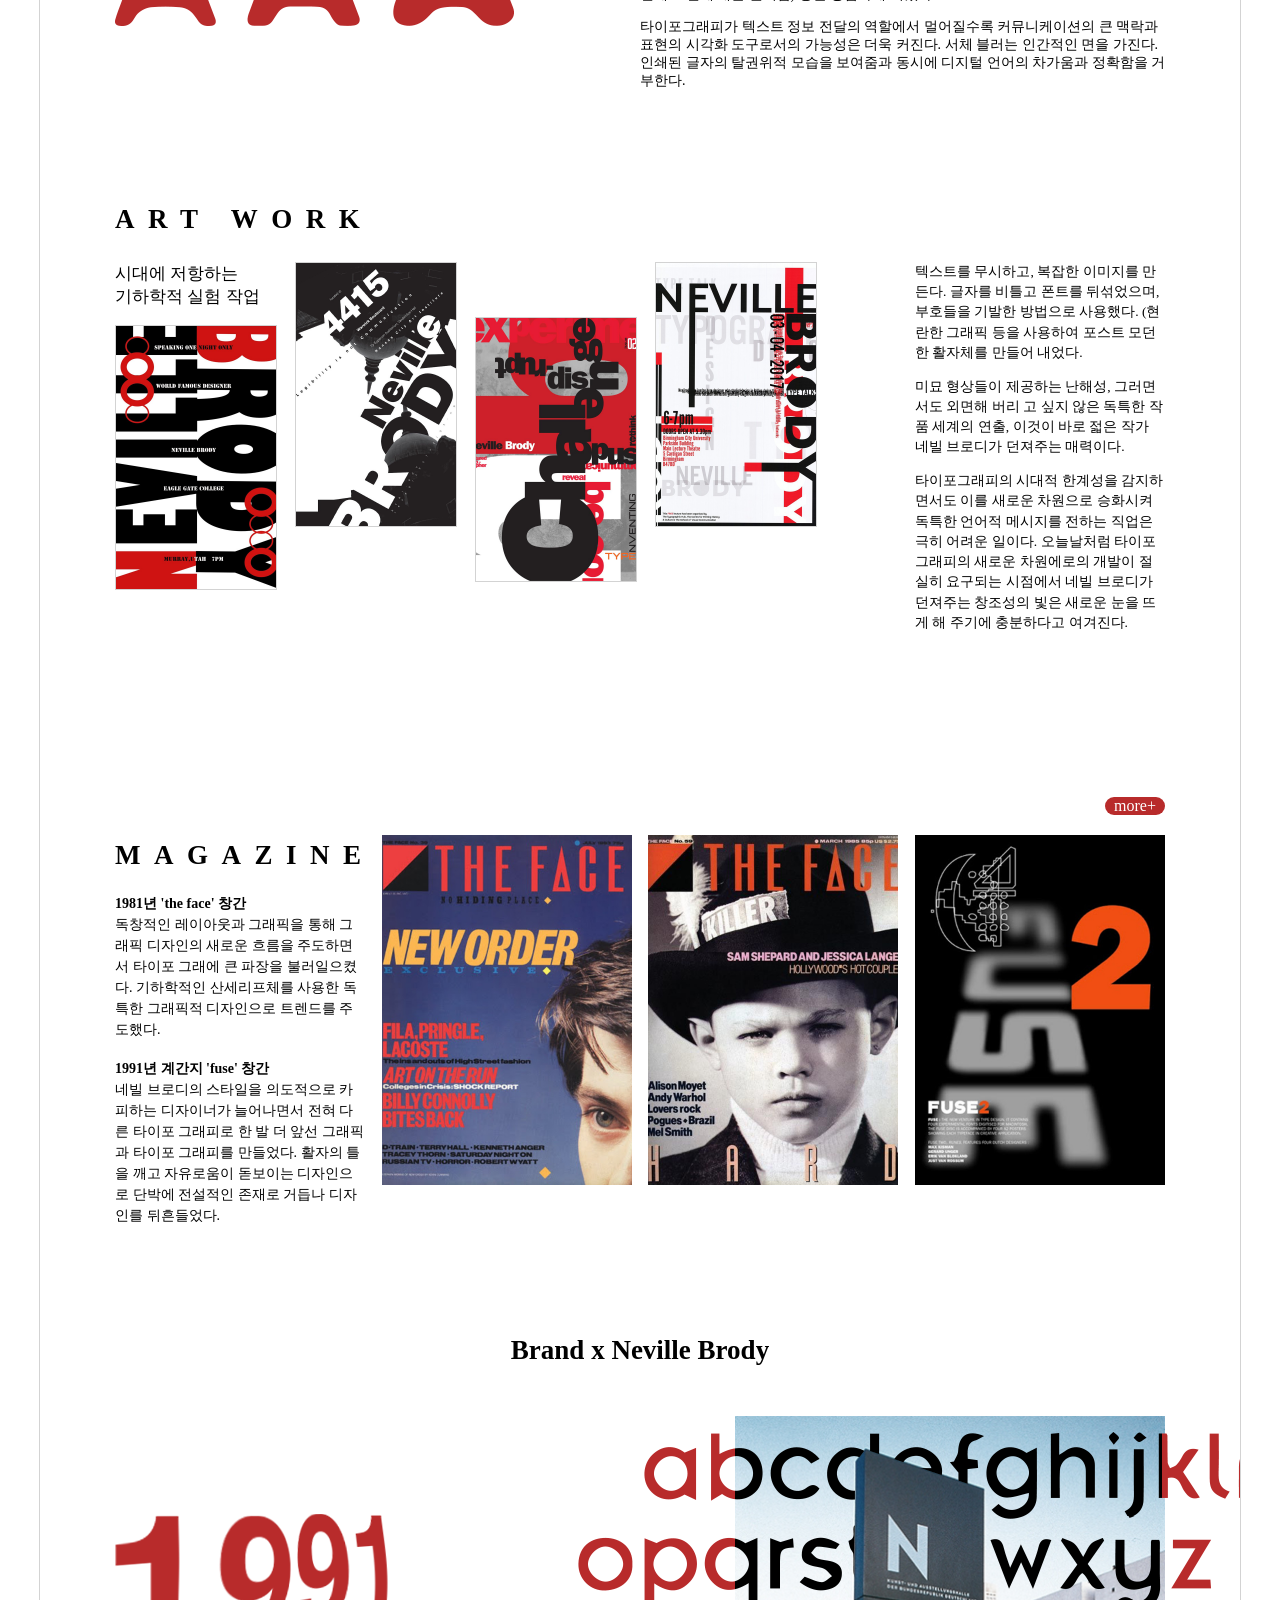
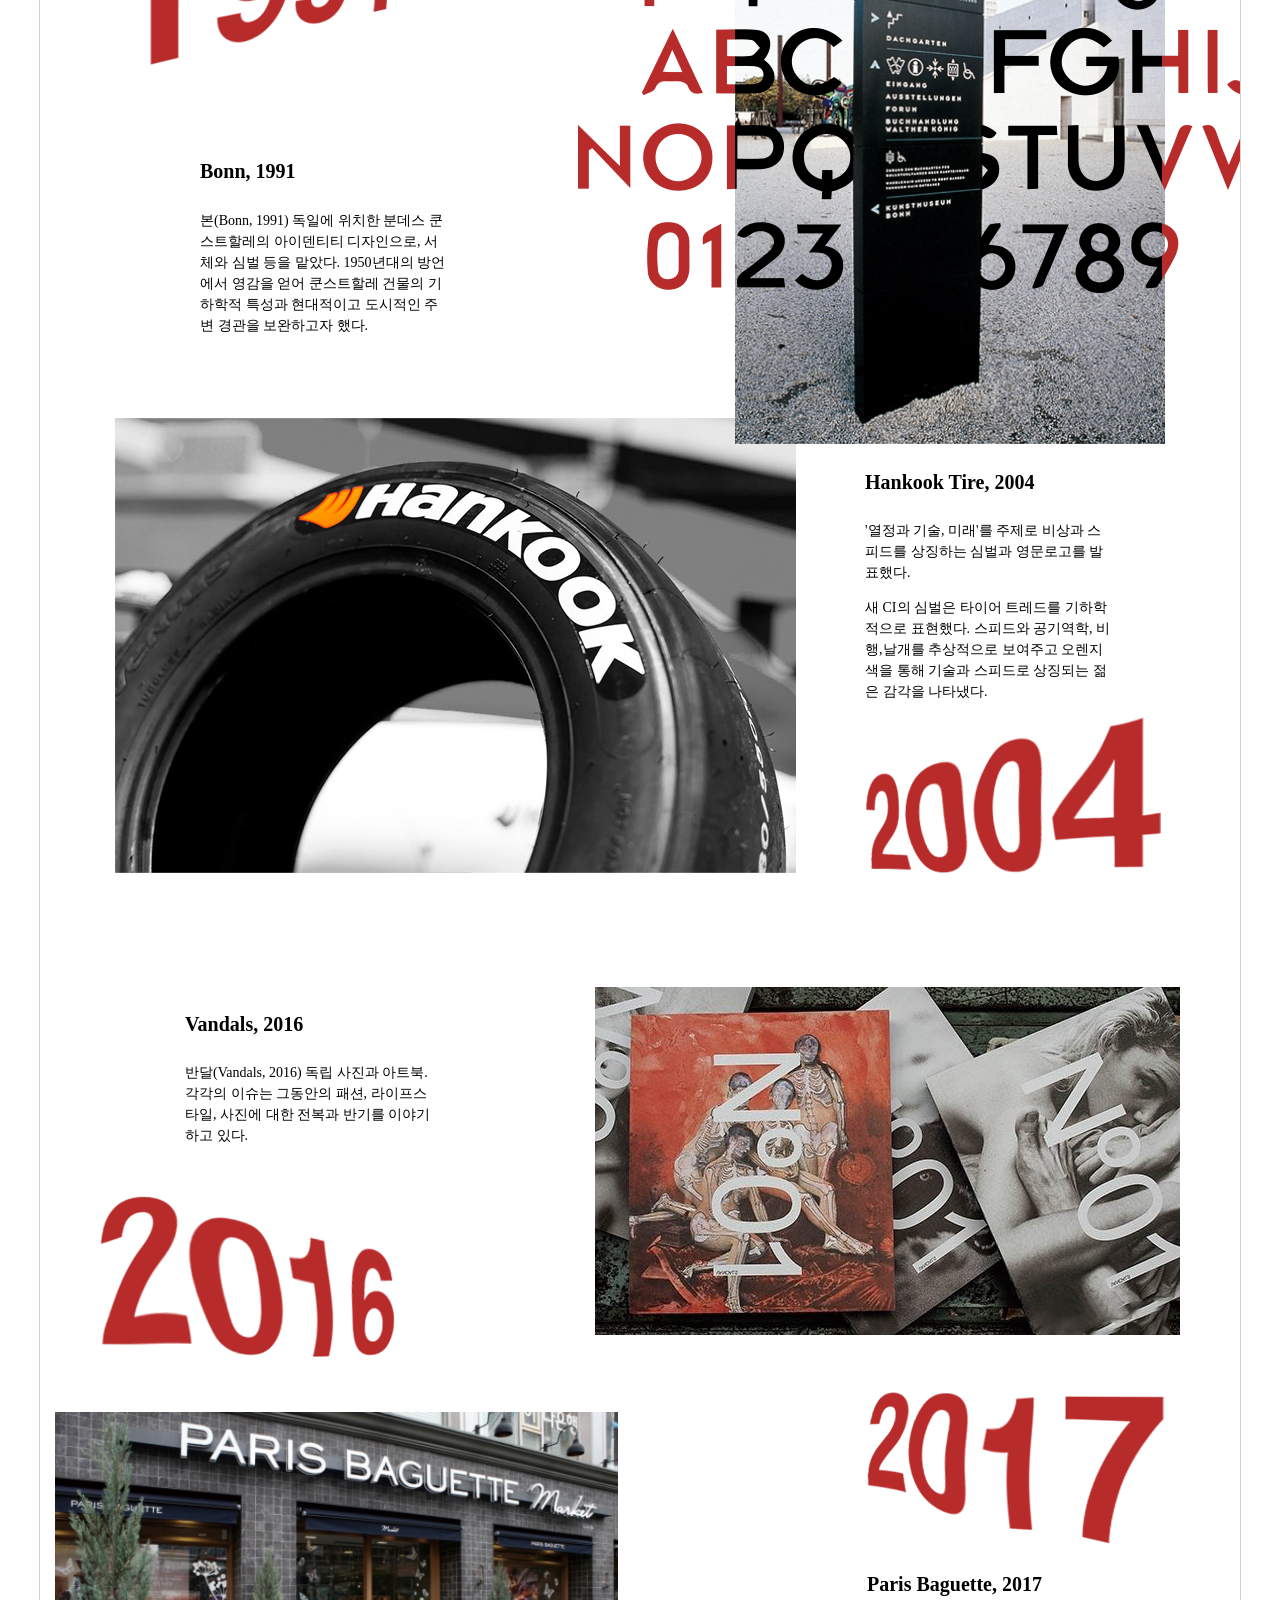
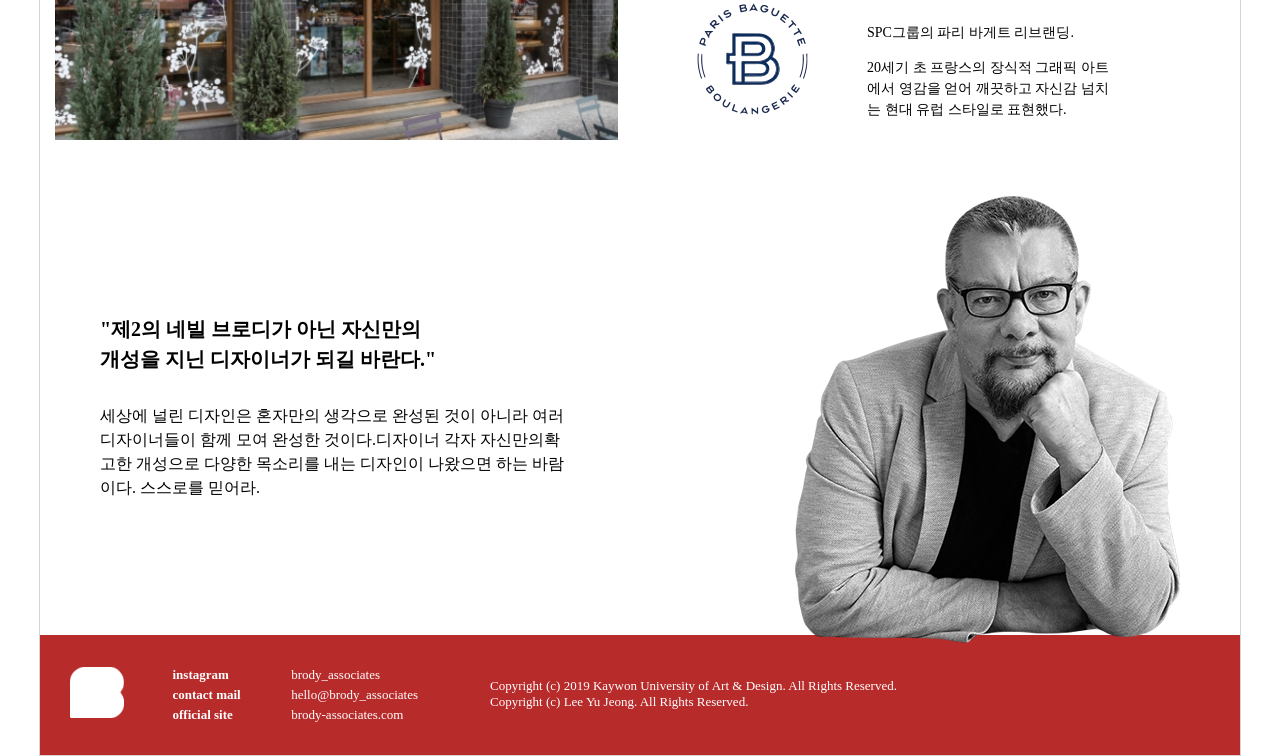
<file: neville brody/nevillebrody.html>
<!DOCTYPE html>
<html lang="en">
<head>
    <meta charset="UTF-8">
    <meta name="viewport" content="width=device-width, initial-scale=1.0">
    <meta http-equiv="X-UA-Compatible" content="ie=edge">
    <link rel="stylesheet" href="css/style.css" type="text/css">
    <title>Neville Brody</title>
</head>
<body>
    <div id="nametag">
        <p>KAYWON UNIVERSITY ART & DESIGN 21961086 LEE YU JEONG.</p>
    </div>
    <div id="wrap">
        <div id="main">
            <div id="m_box">
                <img id="logo" src="img/main_logo.png"/>
                <h1>brody<br/>-associates</h1>
                <div class="clear"></div>
            </div>
            <img id="NB" src="img/main.jpg"/>
            <!-- <h2><span class="black">Nevi</span>lle <span id="red">Brody</span></h2>
            <p>Who's the Neville Brody?<br/><span class="black">He's a </span>graphic designer and typographer.</p> -->

            <p id="title"style="color: white;"><span style="color:black;" >Nevi</span>lle <span style="background-color:#b82b2b;">Brody</span></p>
            
            <p id="who">Who's the Neville Brody?<br/>
            <span style="color:black;">He's a </span>graphic designer and typographer.</p>

            <div class="clear"></div>
            
        </div>
        <div id="intro_box">
            <div id="text_box" class="float_left">
                <h3>컴퓨터 시대 포스트 모더니즘 디자인의  개척자 ‘네빌 브로디’</h3>
                <p>Neville Brody는 영국의 그래픽 디자이너이자 타이포그라퍼이다. 처음에는 회화를 공부했으나 1976년부터 3년간 런던 인쇄 대학(London college of printing)에서 교육받았다. 그는 졸업 후 몇 개의 음반 회사의 디자이너로 일하면서 그의 세계를 펼치기 시작하였다. 그 후 그는 1980,90년대 혁신적인 레이아웃, 전통에 얽매이지 않은 독창적인 발상과 실험적인 타이포그래피 디자인으로 주목 받으며 혜성처럼 등장한 네빌 브로디는 디자인계의 이단아로 불리는 한편 담배, 주류 등 그가 생각하는 도덕적 관념에서 벗어난 업종의 클라이언트와는 일을 하지 않는 것으로도 유명하다. 브로디의 작업은 이제 전자 기술적 정보전달 전 영역에 의문과 창조어린 새로운 시각 언어 혁명에 집중하고 있다. 주 클라이언트는 독일, 오스트리아, 일본, 미국 등에 있다. 지금은 일본, 미국 등 세계 각지에서 다국적 디자이너로서 활동을 보이고 있는 대표적인 타이포그라퍼로 전자디자인의 역할을 연구하고 창조해내는 새로운 비주얼언어의 진화에 초점을 맞추고 있다.</p>
            </div>
            <div id="brody" class="float_right">
                <img src="img/brody.png"/>
            </div>
            <div class="clear"></div>
        </div>

        <img id="typo" src="img/typography.png"/>

        <div id="part1">
            <div id="content1">
                <div id="ty1">
                    <h3>나는 글꼴로<br/>내 감정을 표현한다.</h3>
                    <p>I express my feelings in fonts.</p>
                    <p>"글자는 단순히 글자에 머물지 않습니다.<br/>감정적인 언어이고, 디자인의 한 형태죠.</p>
                    <p>기쁠 때, 슬플 때, 화났을 때<br/>우리가 쓰는 글자가 매번 같던가요?"</p>
                </div>
                <div id="ty2">
                    <img src="img/emoji_1.png"/>
                </div>
                <div id="ty3">
                    <div id="ty3_1">
                        <h3> 중요한 것은 쓰여진 단어가 아니라<br/>그것이 어떤 방식으로 쓰여졌느냐이다.</h3>
                        <p>Its focus wasn't on the written word<br/>but how the word was written.</p>
                    </div>
                    <div id="ty3_2">
                        <h3>디자이너가 음성과 시각, 촉각, 미각 등 모든 것을 이해하고 결합시킬 수 있어야</h3>
                        <p>컴퓨터만 좀 다룰 줄 알면 누구나 디자인을 할 수 있는 시대입니다. 이럴 때 프로는 자신의 영역과 한계를 더 넓혀야 하죠. 하지만 수많은 젊은 디자이너가 기존의 유명 디자이너 작업 스타일을 모방하려고만 하는 건 무척 실망스러운 현상이에요. </p>
                        <p>그런 면에서 디자인의 발전을 생각한다면 '브로디 스타일'이 만들어진 것 역시 가장 큰 실수이자 실패인 셈입니다.</p>
                    </div>
                </div>
            </div>
            <div id="content2">
                <div id="ty4">
                    <img src="img/emoji_2.png"/>
                </div>
                <div id="ty5">
                    <div>
                        <h3>글자를 가독성이 아닌<br/>예술의 대상으로 본 것이 내 첫번째 실험이었다</h3>
                        <p>폰트를 만드는건 하나의시스템을 만드는 것이다.<br/>그는 합당한 규칙은 존중하지만 전통을 지키기<br/>위한 규칙은 일단 깨고보는게 맞다고 이야기한다.</p>
                        <p>“디자인에서 기억해야 될 것은 이미지의 시각적<br/>즐거움이 아니라 그것이 지니는 메시지다.”</p>
                    </div>
                </div>
            </div>
            
            <div id="content3">
                <div id="ty6">
                    <div>
                        <h3>감정을 압축하는 기능은<br/>좀 더 강해지고 그 형태도 다양해졌다.</h3>
                        <p>카메라가 발명된 뒤 사실을 기록하는 매체로서의 그림은<br/>그 목적성을 잃었어요. 하지만 그림의 설 자리는 오히려 넓어졌죠.<br/>더 추상적이고 다양한 장르로 분화한 겁니다. 글자도 마찬가지,<br/>나의 몇몇 타이포그래피는 매우 읽기 힘든 게 사실이지만, 감정을<br/>압축하는 기능은 좀 더 강해지고 그 형태도 다양해졌습니다.</p>
                    </div>
                </div>
                <div id="ty7">
                    <img src="img/emoji_3.png"/>
                    <div id="ty8">
                        <h3>글자는 예술 Art</h3>
                        <p>독창적인 문자인 한글을 가진 한국은 여러모로<br/>아주 흥미롭고 놀라운 가능성을 지닌 지역</p>
                    </div>
                </div>
            </div>
        </div>    
        
        <div id="part2">
            <img id="font_preview" src="img/font.png"/>
            <div id="nb_font">
                <div id="blur1">
                    <img src="img/AAA.png"/>
                </div>
                <div id="blur2">
                    <h3>네빌 브로디의 가장 대표적인 폰트인 'blur'</h3>
                    <p>그의 작업물이 인쇄의 영역을 넘어 TV 스크린으로 확장되는 시기에 그가 받은 영감을 산물이라 할 수 있다 마치 화면의 주인공인 글자가 초점이 흐려져서 외곽선는 허물어졌으나 시각적 인상은 잃지 않은 상태를 표현했다.</p>
                    <p>오스트리아와 독일의 TV 채널을 위한 대형 아이덴티티 디자인 작업을 수행하면서 그는 스크린에서의 타이포 그 래피의 표현 (짧은 시간에 성취해야하는 주목성, 제한된 화면에 표현해 내는 깊이감) 등을 경험하게 되었다.</p>
                    <p>타이포그래피가 텍스트 정보 전달의 역할에서 멀어질수록 커뮤니케이션의 큰 맥락과 표현의 시각화 도구로서의 가능성은 더욱 커진다. 서체 블러는 인간적인 면을 가진다. 인쇄된 글자의 탈권위적 모습을 보여줌과 동시에 디지털 언어의 차가움과 정확함을 거부한다.</p>
                </div>
            </div>
        </div>

        <div id="part3">
            <h3>ART WORK</h3>
            <div id="outbox">
                <div id="innerbox3">
                    <div id="wk1">
                        <p>시대에 저항하는<br/>기하학적 실험 작업</p>
                        <img src="img/artwork_4.jpg"/>
                    </div>
                    <div id="wk2">
                        <img src="img/artwork_2.jpg"/>
                    </div>
                    <div id="wk3">
                        <img src="img/artwork_3.jpg"/>
                    </div>
                    <div id="wk4">
                        <img src="img/artwork_1.jpg"/>
                    </div>
                </div>
                <div id="wk_text">
                    <p>텍스트를 무시하고, 복잡한 이미지를 만든다. 글자를 비틀고 폰트를 뒤섞었으며, 부호들을 기발한 방법으로 사용했다. (현란한 그래픽 등을 사용하여 포스트 모던한 활자체를 만들어 내었다. </p>
                    <p>미묘 형상들이 제공하는 난해성, 그러면서도 외면해 버리 고 싶지 않은 독특한 작품 세계의 연출, 이것이 바로 젋은 작가 네빌 브로디가 던져주는 매력이다.</p>
                    <p>타이포그래피의 시대적 한계성을 감지하면서도 이를 새로운 차원으로 승화시켜 독특한 언어적 메시지를 전하는 직업은 극히 어려운 일이다. 오늘날처럼 타이포그래피의 새로운 차원에로의 개발이 절실히 요구되는 시점에서 네빌 브로디가 던져주는 창조성의 빛은 새로운 눈을 뜨게 해 주기에 충분하다고 여겨진다.</p>
                </div>
            </div>
        </div>

        
        <div id="part4">
            <div id="more">more+</div>
            <div class="clear"></div>
            <div id="innerbox4">
                <div id="mg_text">
                    <h3>MAGAZINE</h3>
                    <h4>1981년 'the face' 창간</h4>
                    <p>독창적인 레이아웃과 그래픽을 통해 그래픽 디자인의 새로운 흐름을 주도하면서 타이포 그래에 큰 파장을 불러일으켰다. 기하학적인  산세리프체를 사용한 독특한 그래픽적 디자인으로 트렌드를 주도했다.</p>
                    <h4>1991년 계간지 'fuse' 창간</h4>
                    <p>네빌 브로디의 스타일을 의도적으로 카피하는 디자이너가 늘어나면서 전혀 다른 타이포 그래피로 한 발 더 앞선 그래픽과 타이포 그래피를 만들었다. 활자의 틀을 깨고 자유로움이 돋보이는 디자인으로 단박에 전설적인 존재로 거듭나 디자인를 뒤흔들었다.</p>
                </div>
                <div id="mg1">
                    <img src="img/magazine_1.jpg"/>
                </div>
                <div id="mg2">
                    <img src="img/magazine_2.jpg"/>
                </div>
                <div id="mg3">
                    <img src="img/magazine_3.jpg"/>
                </div>
            </div>
        </div>


        <div id="part5">
            <h3>Brand x Neville Brody</h3>
            <div id="all1">
                <div id="innerbox5">
                    <div>
                        <img src="img/1991.png">
                        <div id="b_text">                    
                            <h4>Bonn, 1991</h4>
                            <p style="font-size: 14px;">본(Bonn, 1991) 독일에 위치한 분데스 쿤스트할레의 아이덴티티 디자인으로, 서체와 심벌 등을 맡았다. 1950년대의 방언에서 영감을 얻어 쿤스트할레 건물의 기하학적 특성과 현대적이고 도시적인 주변 경관을 보완하고자 했다.</p>
                        </div>
                    </div>
                </div>
                <div id="innerbox6">
                    <img style="width: 430px;" src="img/1991_img.jpg">
                </div>
            </div>
            <img id="bonn_typo" src="img/1991_typo.png"/>

            
            <div id="all2">
                <div id="innerbox7">
                    <img src="img/2004_img.jpg"/>
                </div>
                <div id="innerbox8">
                    <div>
                        <div id="h_text">
                            <h4>Hankook Tire, 2004</h4>
                            <p>'열정과 기술, 미래'를 주제로 비상과 스피드를 상징하는 심벌과 영문로고를 발표했다.</p>
                            <p>새 CI의 심벌은 타이어 트레드를 기하학적으로 표현했다. 스피드와 공기역학, 비행,날개를 추상적으로 보여주고 오렌지색을 통해 기술과 스피드로 상징되는 젊은 감각을 나타냈다.</p>
                        </div>
                        <img src="img/2004.png"/>
                    </div>
                </div>
            </div>
        </div>  
        

        <div id="part6">
            <div id="vandals">
                <div id="v_1">
                    <div id="v_text">
                        <h4>Vandals, 2016</h4>
                        <p>반달(Vandals, 2016) 독립 사진과 아트북. 각각의 이슈는 그동안의 패션, 라이프스타일, 사진에 대한 전복과 반기를 이야기하고 있다.</p>
                    </div>
                    <img src="img/2016.png"/>
                </div>
                <div id="v_2">
                    <img src="img/2016_img.jpg"/>
                </div>
            </div>
        </div>
        <div id="part7">
            <div id="pb">
                <div id="pb_1">
                    <img src="img/2017_img.jpg"/>
                </div>
                <div id="pb_2">
                    <img src="img/parisbaguette_logo.png"/>
                </div>
                <div id="pb_3">
                    <img src="img/2017.png"/>
                    <div id="pb_text">
                        <h4>Paris Baguette, 2017</h4>
                        <p>SPC그룹의 파리 바게트 리브랜딩.</p>
                        <p>20세기 초 프랑스의 장식적 그래픽 아트에서 영감을 얻어 깨끗하고 자신감 넘치는 현대 유럽 스타일로 표현했다.</p>
                    </div>
                </div>
            </div>
        </div>

        <div id="final">
            <div id="say">
                <p id="saying">"제2의 네빌 브로디가 아닌 자신만의<br/>개성을 지닌 디자이너가 되길 바란다."</p>
                <p id="saying2">세상에 널린 디자인은 혼자만의 생각으로 완성된 것이 아니라 여러 디자이너들이 함께 모여 완성한 것이다.디자이너 각자 자신만의확고한 개성으로 다양한 목소리를 내는 디자인이 나왔으면 하는 바람이다. 스스로를 믿어라.</p>
            </div>
            <div id="nv_img">
                <img src="img/nevilebrody.png"/>
            </div>
        </div>
        
        <footer>
            <div id="footer_box1">
                <div>
                    <img src="img/bottomm_logo.png"/>
                </div>
                <ul id="sns">
                    <li>instagram</li>
                    <li>contact mail</li>
                    <li>official site</li>
                </ul>
                <ul>
                    <li>brody_associates</li>
                    <li>hello@brody_associates</li>
                    <li>brody-associates.com</li>
                </ul>
            </div>
            <div id="footer_box2">
                <p>
                    Copyright (c) 2019 Kaywon University of Art & Design. All Rights Reserved. 
                    <br/>Copyright (c) Lee Yu Jeong. All Rights Reserved.
                </p>
            </div>
        </footer>
    </div>
</body>
</html>
</file>
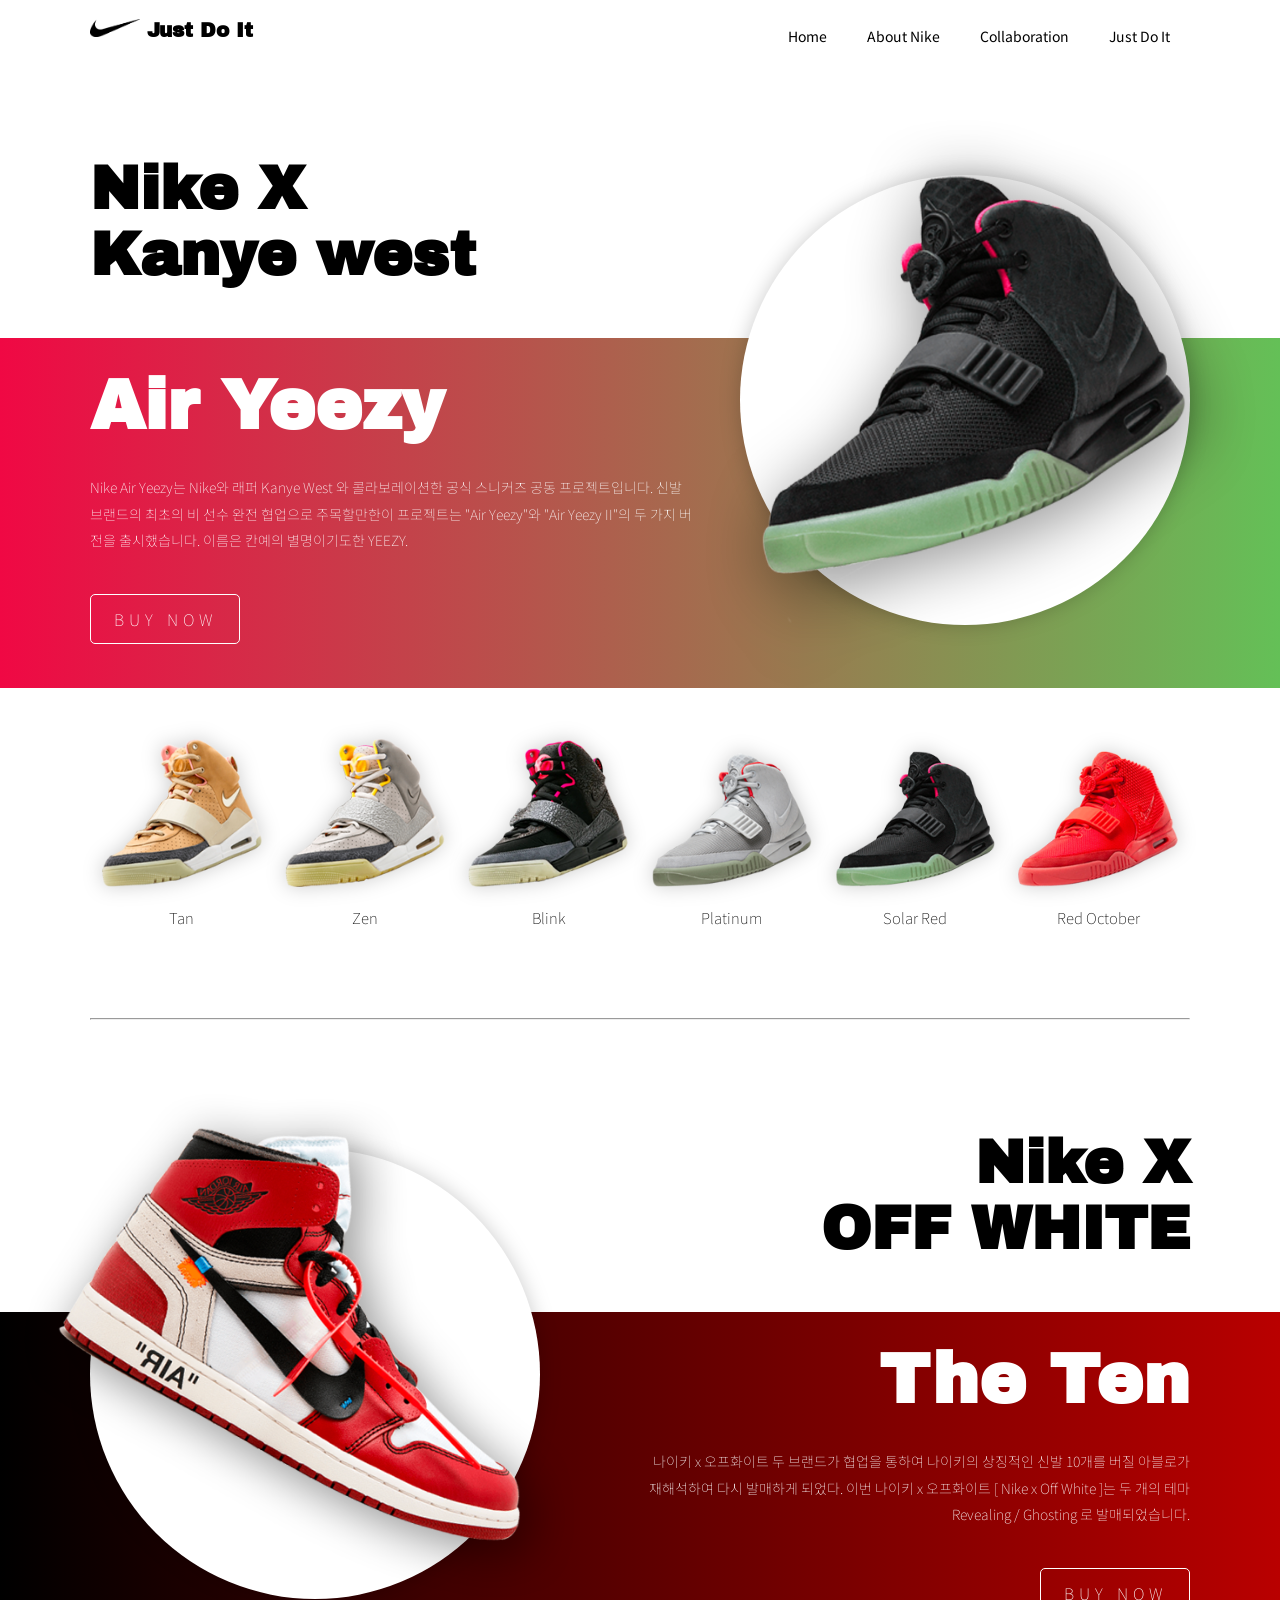
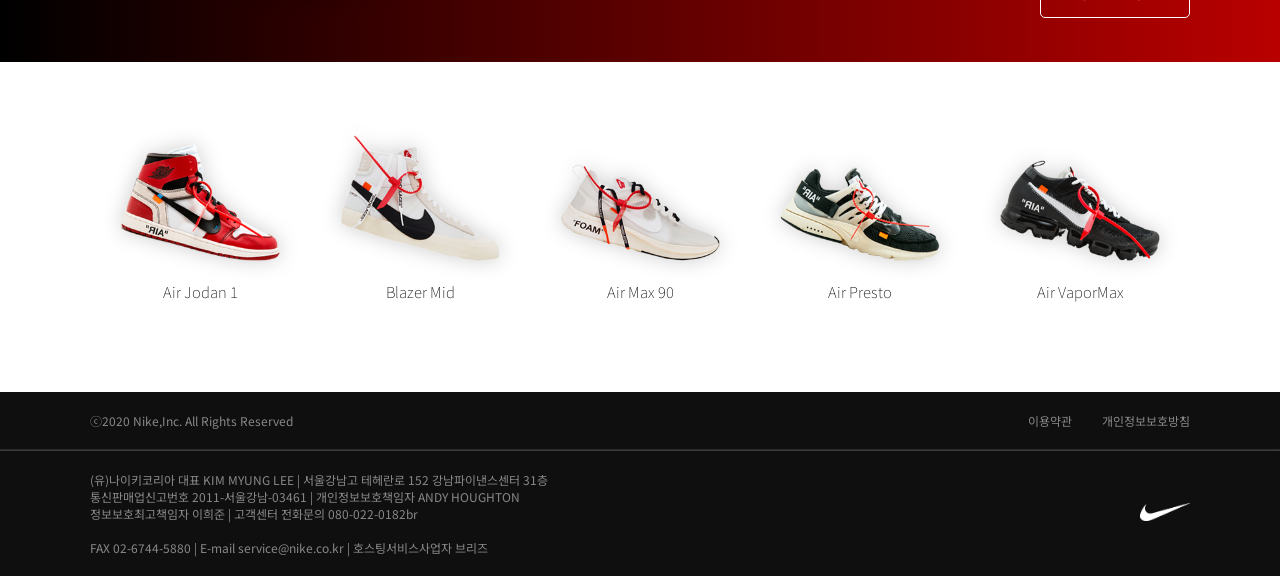
<file: nike/collabo.html>
<!DOCTYPE html>
<html lang="en">
<head>
    <meta charset="UTF-8">
    <meta name="viewport" content="width=device-width, initial-scale=1.0">
    <meta http-equiv="X-UA-Compatible" content="ie=edge">
    <title>Nike x What</title>
    <link rel="stylesheet" href="./css/common.css">
    <link rel="stylesheet" href="./css/collabo.css">
</head>
<body>
    <div class="wrap container">
        <header>
            <h1 class="title">
                <a href="./index.html"><img class="nav-logo" src="./assets/Nike-logo-black.png" alt="nike-logo"></a>
                <a href="./index.html">Just Do It</a>
            </h1>
            <nav>
                <ul>
                    <li><a href="./index.html">Home</a></li>
                    <li><a href="./about.html">About Nike</a></li>
                    <li><a href="./collabo.html">Collaboration</a></li>
                    <li><a href="./media.html">Just Do It</a></li>
                </ul>
            </nav>
        </header>
    </div>
    
    <div class="yeezy">
        <h2 class="sho-name  container">Nike X <br>Kanye west</h2>
        <div class="gradient1">
            <div class="container">
                <h2>Air Yeezy</h2>
                <p> Nike Air Yeezy는 Nike와 래퍼 Kanye West 와 콜라보레이션한 공식 스니커즈 공동 프로젝트입니다. 신발 브랜드의 최초의 비 선수 완전 협업으로 주목할만한이 프로젝트는 "Air Yeezy"와 "Air Yeezy II"의 두 가지 버전을 출시했습니다. 이름은 칸예의 별명이기도한 YEEZY.</p>
                <div class="buynow">BUY NOW</div>
                <img class="big-yeezy"src="./assets/big-yeezy.png" alt="air-yeezy">
                <div class="circle-1"></div>
            </div>
        </div>
        <div class="shoes container">
            <div><img src="./assets/Tan.png" alt="yeezy-tan"><p>Tan</p></div>
            <div><img src="./assets/Zen.png" alt="yeezy-zen"><p>Zen</p></div>
            <div><img src="./assets/blink.png" alt="yeezy-blink"><p>Blink</p></div>
            <div><img src="./assets/Platinum.png" alt="yeezy-platinum"><p>Platinum</p></div>
            <div><img src="./assets/Solar Red.png" alt="yeezy-solar-red"><p>Solar Red</p></div>
            <div><img src="./assets/Red October.png" alt="yeezy-red-october"><p>Red October</p></div>
        </div>
        <hr class="container">
    </div>

    <div class="the-ten">
        <h2 class="sho-name container">Nike X <br>OFF WHITE</h2>
        <div class="gradient2">
            <div class="container">
                <h2>The Ten</h2>
                <p>나이키 x 오프화이트 두 브랜드가 협업을 통하여 나이키의 상징적인 신발 10개를 버질 아블로가 재해석하여 다시 발매하게 되었다. 이번 나이키 x 오프화이트 [ Nike x Off White ]는 두 개의 테마 Revealing / Ghosting 로 발매되었습니다.</p>
                <div class="buynow">BUY NOW</div>
                <img class="big-the-ten"src="./assets/big-the-ten.png" alt="the-ten">
                <div class="circle-2"></div>
            </div>
        </div>
        <div class="shoes container">
            <div><img src="./assets/Air Jodan 1.png" alt="air-jodan-1"><p>Air Jodan 1</p></div>
            <div><img src="./assets/Blazer Mid.png" alt="blazer-mid"><p>Blazer Mid</p></div>
            <div><img src="./assets/Air MAx 90.png" alt="air-max90"><p>Air Max 90</p></div>
            <div><img src="./assets/Air Presto.png" alt="air-jodan-1"><p>Air Presto</p></div>
            <div><img src="./assets/Air VaporMax.png" alt="air-jodan-1"><p>Air VaporMax</p></div>
        </div>
    </div>

    <footer>
        <div class="container">
            <p>ⓒ2020 Nike,Inc. All Rights Reserved</p>
            <ul>
                <li>이용약관</li>
                <li>개인정보보호방침</li>
            </ul>
        </div>
        <hr>
        <div class="container">
            <p>
                (유)나이키코리아 대표 KIM MYUNG LEE | 서울강남고 테헤란로 152 강남파이낸스센터 31층<br>
                통신판매업신고번호 2011-서울강남-03461 | 개인정보보호책임자 ANDY HOUGHTON <br>
                정보보호최고책임자 이희준 | 고객센터 전화문의 080-022-0182br
                <br><br>
                FAX 02-6744-5880 | E-mail service@nike.co.kr | 호스팅서비스사업자 브리즈
            </p>
            <div class="foot-logo">
                <img src="./assets/Nike-logo-white.png" alt="nike-logo">
            </div>
        </div>
    </footer>
</body>
</html>
</file>
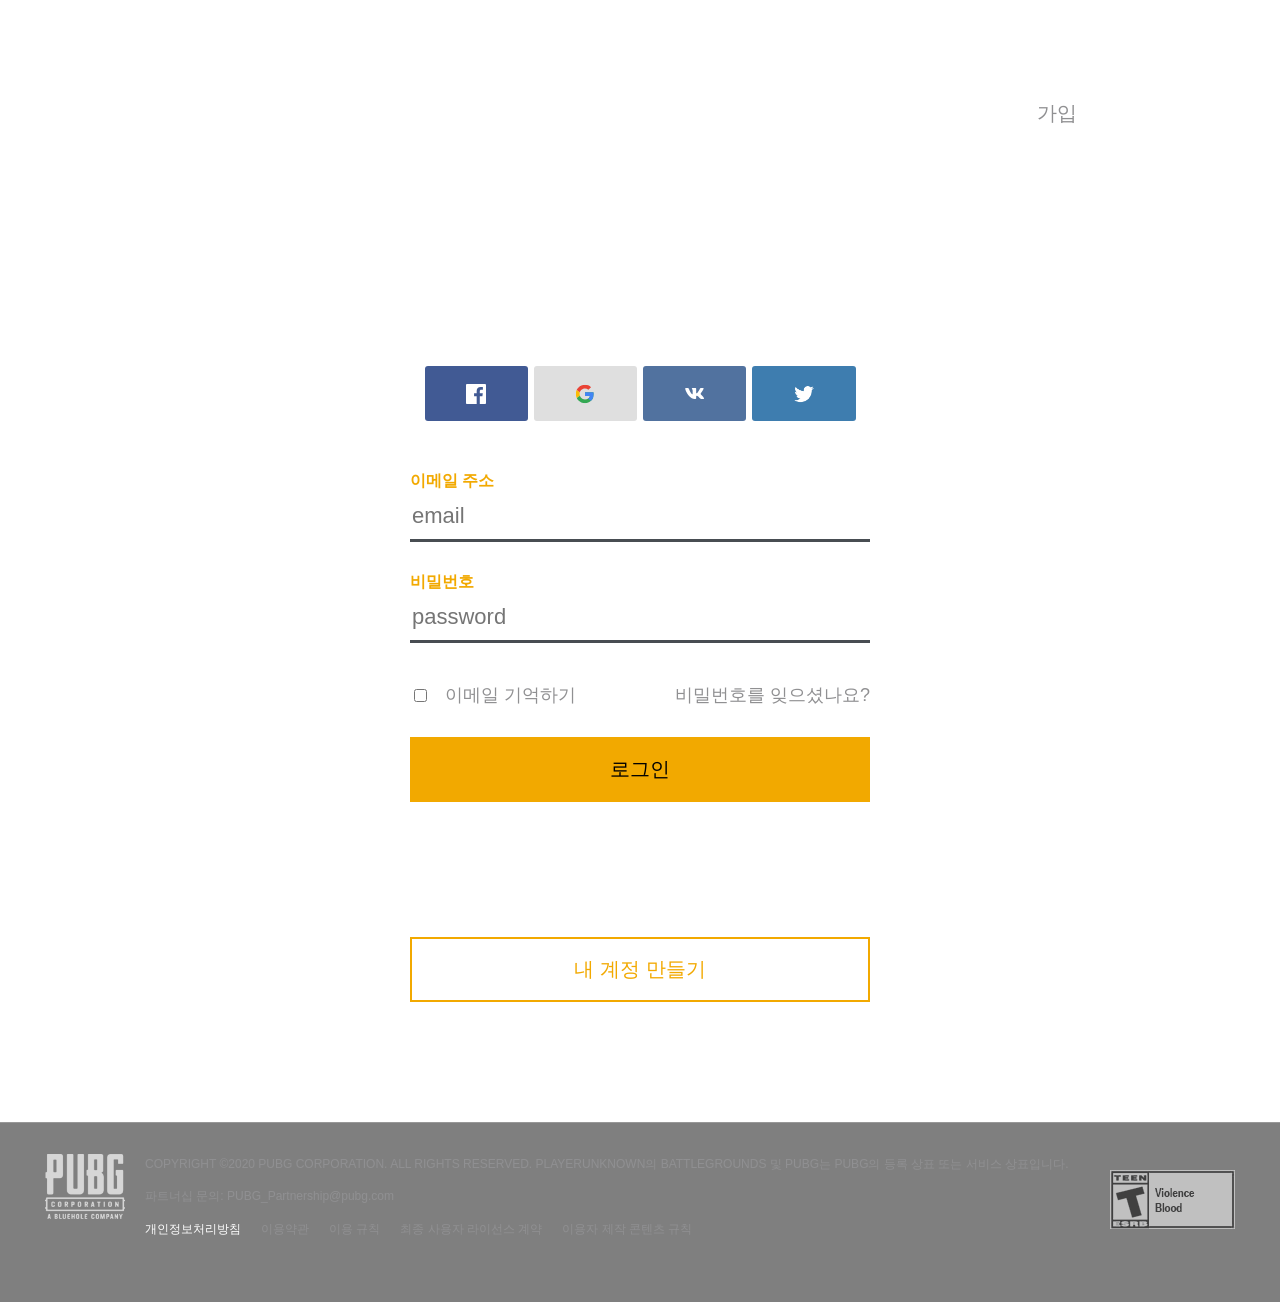
<file: PUBG-edit/login.html>
<!DOCTYPE html>
<html lang="en">
<head>
    <meta charset="UTF-8">
    <meta name="viewport" content="width=device-width, initial-scale=1.0">
    <meta http-equiv="X-UA-Compatible" content="ie=edge">
    <title>PLAYERKNOWN'S BATTLEGROUND</title>
    <link rel="stylesheet" href="css/login.css">

</head>
<body>
    <div class="Element-wrap">
        <video src="video/account-login.mp4" class="login-v" autoplay muted loop></video>
        <div class="ngc-content">
            <div class="account-box">
                <img class="account" src="login-img/account.png" alt="account"/>
                <span>가입</span>
            </div>
            <div class="language-box">
                <img class="language" src="login-img/language.png" alt="language"/>
            </div>
        </div>

        <div class="form-wrap">
            <div class="logo">
                <a href="index.html"><img src="login-img/logo.png" alt="logo"/></a>
            </div>
            <div class="sns">
                <div class="fb">
                    <img src="login-img/facebook.svg" alt="facebook"/>
                </div>
                <div class="gg">
                    <img src="login-img/g-logo.svg" alt="google"/>
                </div>
                <div class="vk">
                    <img src="login-img/vk-logo.svg" alt="vk"/>
                </div>
                <div class="tw">
                    <img src="login-img/w_twitter.png" alt="twitter"/>
                </div>
            </div>
            <form class="form">
                <label for="email" class="label">이메일 주소<br/></label>
                <input type="email" id="email" placeholder="email">

                <label for="pw" class="label">비밀번호</label>
                <input for="password" id="pw" placeholder="password">

                <div class="three-col-box">
                    <label class="chkbox">
                        <input type="checkbox">
                        <div class="email-remember">
                            이메일 기억하기
                        </div>
                    </label>
                    <div class="pw-forgot">
                        비밀번호를 잊으셨나요?
                    </div>
                </div>
                <button class="login-btn">로그인</button>

                <h2>계정이 없으신가요?</h2>
                <button class="account-create">내 계정 만들기</button>
            </form>
        </div>
        <footer>
            <div class="footer-wrap">
                <div class="footer-logo">
                    <img style="width: 80px; " src="img/footer_logo.png" alt="footer-logo"/>
                </div>
                <div class="copyright">
                    <p>COPYRIGHT ©2020 PUBG CORPORATION. <br/>ALL RIGHTS RESERVED.
                    <br/>PLAYERUNKNOWN의 BATTLEGROUNDS 및 PUBG는 <br/>PUBG의 등록 상표 또는 서비스 상표입니다.</p>
                    <p>파트너십 문의:  PUBG_Partnership@pubg.com</p>
                    <ul>
                        <li>개인정보처리방침</li>
                        <li>이용약관</li>
                        <li>이용 규칙</li>
                        <li>최종 사용자 라이선스 계약</li>
                        <li>이용자 제작 콘텐츠 규칙</li>
                    </ul>
                </div>
            </div>
            <div class="violence-img">
                <img src="login-img/violence.png" alt="violence-img"/>
            </div>
        </footer>

    </div>
</body>
</html>
</file>
<file: baemin/css/style.css>
@import url('https://fonts.googleapis.com/css?family=Do+Hyeon&display=swap&subset=korean');
@import url('https://fonts.googleapis.com/css?family=Noto+Sans+KR:100,300,400,500,700,900&display=swap&subset=korean');
/* font-family: 'Do Hyeon', sans-serif; */
/* font-family: 'Noto Sans KR', sans-serif; */

* {font-family: 'Noto Sans KR';}
body{
    width: 100vw;
    margin:0 auto;
    border: 1px solid lightgray;
    background:linear-gradient(to bottom, #3b9097 0%, #4dd8d3 50%, #e4f8f7 100%);
    display: flex;
    justify-content: center;
    
}
#wrap{
    width: 100vw;
    margin: 0 auto;
}

/* main page */
#main{
    width:100vw;
    height: 100vh;
    background:linear-gradient(to right,#243852 0%, #5FB8B3 100%);
    position: relative;
}
#title p{ margin:0; }
#title p:nth-child(2){font-family:'Do Hyeon', sans-serif;}
#title p:nth-child(3){font-family:'Do Hyeon', sans-serif;}
#title{
    color: white;
    text-align: center;
    padding-top: 270px;
}
#way{
    width:100%;
    height: 150px;
    background-color: rgba(255, 255, 255, 0.2);
    position: absolute;
    bottom:0%;
}
#main img{
    position: absolute;
    bottom: 20px;
    right: 120px;
    width: 450px;
}

/* intro */
#intro{
    width: 100vw;
    color: white;
    text-align: center;
    padding: 80px 0 270px 0;
    position: relative;
    overflow: hidden;
}
#intro p{ 
    margin: 25px;
    line-height: 1.5em;
}
#intro p:nth-child(1){ margin-bottom: 5px; font-family:'Do Hyeon', sans-serif;}
#intro p:nth-child(2){ margin-top: 5px;}
#building{ 
    width: 100vw;
    position: absolute;
    bottom: 0%;
    opacity: 25%;
    display: flex;
    justify-content: center;
}
#c1{ position: absolute; top: 55%; left: 0; opacity: 25%; }
#c2{ position: absolute; top: 10%; left: 5%; opacity: 25%;}
#c3{ position: absolute; top: 30%; left: 23%; opacity: 25%;}
#c5{ position: absolute; top: 10%; right: 5%; opacity: 25%;}
#c4{ position: absolute; top: 50%; right: 25%; opacity: 25%;}
#c6{ position: absolute; top: 40%; right: 0%; opacity: 25%;}

/* vision page */
#vision{ padding: 130px 0 70px 0;}
#v_box{
    width: 1100px;
    margin: 0 auto;
    display: flex;
    justify-content: space-between;
    align-items: flex-end;
    position: relative;
}
#v_innerbox{
    display: flex;
    align-items: center;
}
#v_innerbox img:nth-child(1){width: 400px;}
#v_innerbox img:nth-child(2){width: 150px;}

#v_img{ width: 500px;}
#v_text p{
    color: white;
    line-height: 1.8em;
}
#v_text{ position: relative; }
#tape1{ 
    width: 210px;
    z-index: -1;
    position: absolute; 
    top:31px;
    left:116px;
}
#tape2{
    position: absolute;
    width:1100px;
    z-index: -1;
    bottom: 2px;
}

/* app1 */
#app1{padding: 70px 0 50px 0;}
#app1 ul{padding:0;}
#app1 li{
    list-style: none;
    padding: 15px 0 15px 0;
    color: rgb(88, 88, 88);
}
#app1 li:hover{ color:white; font-weight: bold;}
#a_box{ 
    width:1100px;
    margin:0 auto;
    display:flex;
    justify-content: flex-start;
    align-items: center;
}
#a_box div:nth-child(1){padding-right: 30px;}
#a_box div:nth-child(2){padding-right: 20px;}

#a_text{position: relative; padding-left:10px;}
#a_text p{ margin: 5px;}
#a_text p:nth-child(1){font-family:'Do Hyeon', sans-serif;}
#w_tape{position: absolute; bottom: 3px; left:0; z-index:-1; width:240px;}

/* app2 */
#app2{ position: relative;
    padding-top: 1px;
}
#building2{
    position: absolute;
    bottom:-5px;
    width:100vw;
    z-index: -1;
    opacity: 0.25;
}
#a_box2 p{ 
    margin-top:150px;
    font-size: 120px; 
    line-height:1em;
    font-family:'Do Hyeon', sans-serif;
    color:white;
}
#a_box2{
    width: 1100px;
    margin:0 auto;
    position: relative;
    padding-bottom:50px;
}
#phone{
    width: 450px;
    position:absolute;
    bottom: -1px;
    right:0;
}
#bike{
    position: absolute;
    bottom:40px;
    right: 300px;
    justify-content:center;
    width:400px;
    z-index:1;
}
#c2_1{ width: 200px; position: absolute; top:-150px; left:0; opacity: 0.25; z-index:-1;}
#c2_2{ width: 250px; position: absolute; top:-70px; right: 200px; opacity: 0.25; z-index:-1;}
#c2_3{ width: 150px; position: absolute; top:33%; right:-30px; opacity: 0.25; z-index:-1;}

/* riders_page */
#riders_page{
    background-color: white;
    padding: 50px 0 50px 0;
}
#r_box{ width: 1100px; 
    margin:0 auto;
    padding: 0 10px;
    display:flex;
    justify-content: space-between;
    align-items: flex-end;
    position: relative;
}
#r_text{z-index: 1;}
#r_box p{
    color:#5FB8B3;
    line-height: 1.7em;
}

#r_box p:nth-child(1){
    font-size: 25px;
    font-weight: bold;
    color:rgb(47, 155, 149);
}
#r_box #more1{ 
    width: 100px;
    filter: drop-shadow(5px 5px 5px rgba(0, 0, 0, 0.5));
}
#c_box{position: relative;}
#more_text1{ 
    position: absolute; 
    bottom:13px; 
    right: 25px; 
    z-index: 3; 
    font-family:'Do Hyeon', sans-serif;
}
#tape4{
    width:640px;
    position: absolute;
    bottom:70px;
    left:-15px;
}

/* kitchen_page */
#kitchen{padding:100px 0 80px 0;}
#kit_outbox{
    width:1100px;
    margin:0 auto;
}
#kit_innerbox1{
    width:1100px;
    margin:0 auto;
    display: flex;
    justify-content: center;
    align-items: center;
    position: relative;
}
#kit_innerbox1 p{color:white; line-height: 1.7em;}
#kit_img{position: relative; padding-right:40px;}
#kit_img p{
    font-size:45px; 
    font-family:'Do Hyeon', sans-serif;
    line-height:1em;
    position: absolute;
    bottom:-5px;
    left:60px;
}
#kit_innerbox1 p:nth-child(1){font-family:'Do Hyeon', sans-serif;}
#w_tape2{
    height:42px;
    position: absolute;
    top:28px;
    right:370px;
    z-index: -1;
}
#w_tape3{
    width:70px;
    position: absolute;
    top:105px;
    right:243px;
    z-index: -1;
}
#kitchen ul{
    padding:0;
    list-style: none;
    color:white;
    font-size:28px;
    display:flex;
    justify-content: flex-start;
}
#kitchen li{
    padding-right:25px;
    font-weight: normal;
    font-family:'Do Hyeon', sans-serif;
}

#local{
    margin:20px 0;
    display:flex;
    justify-content:center;
    align-items:center;
    position: relative;
}
#tape5{
    position: absolute;
    height:17px;
    left:332px;
    bottom:25px;
    z-index: -1;
}
#map_point{
    height:25px;
    padding-right:10px;
}
#map{ 
    margin-top:50px;
    display:flex;
    justify-content: center;
    align-items: center;
    position:relative;
}
#map_img1{
    width: 550px;
    padding-right:80px;
}
#map_img2{
    margin-top:20px;
    width:130px;
    padding-right:80px;
}
#w_tape4{
    width:270px;
    position: absolute;
    right:120px;
    bottom:100px;
}
#map #adress{
    color:#5FB8B3;
    font-size:20px;
    font-family:'Do Hyeon', sans-serif;
    position: absolute;
    bottom:83px;
    right:135px;
}
#more2{
    width:100px;
    position: absolute;
    bottom:0;
    right:0px;
    filter: drop-shadow(5px 5px 5px rgba(0, 0, 0, 0.5));
}
#more_text2{
    position: absolute;
    bottom:13px;
    right:25px;
    color:#5FB8B3;
    font-family:'Do Hyeon', sans-serif;
}

/* b_market */
#market{
    background-color:white;
    padding-bottom:50px;
}
#tent{
    width:1300px;
    margin:0 auto;
    display:flex;
    justify-content: space-between;
}
#tent div{
    width:85px;
    height:180px;
    background-color:#5FB8B3;
    border-bottom-left-radius: 40px;
    border-bottom-right-radius: 40px;
}
#m_outbox{
    width:1100px;
    margin:0 auto;
    position: relative;
}
#m_text{
    text-align: center;
}
#m_text p{ margin:10px;}
#m_text p:nth-child(1){ margin-top:80px;}

#m_sticker{
    background-color: rgb(63, 204, 197);
    width:170px;
    height:170px;
    border-radius: 85px;
    display: flex;
    align-items: center;
    justify-content: center;
    font-size: 50px;
    font-family:'Do Hyeon', sans-serif;
    line-height: 1em;
    color: white;
    position: absolute;
    top:-30px;
    right:100px;;
}
#m_ch1{
    width:350px;
    position: absolute;
    right:10px;
    top:100px;
    z-index: 1;
}
#m_ch2{
    width:250px;
    position: absolute;
    left:0;
    bottom:-102px;
}
#good_reason{ 
    width: 430px;
    margin: 0 auto;
    margin-top: 50px;
    position:relative;
}
#tape6{
    width:380px;
    position: absolute;
    top:185px;
    right:365px;
}
#reason_title{
    font-size:35px;
    font-family:'Do Hyeon', sans-serif;
    text-align: center;
    margin-bottom:50px;
    color:white;
    z-index: 1;
}
#reason1, #reason2, #reason3{
    display: flex;
    justify-content: flex-start;
    align-items: center;
}
#good_reason .bold{
    font-size:25px;
    font-family:'Do Hyeon', sans-serif;
    margin: 5px 0;
}
#good_reason .thin{
    font-size:18px;
    font-weight: lighter;
    margin: 10px 0;
}
#good_reason .coin{ margin-right: 30px;}

#more3{ 
    width: 100px;
    position: absolute;
    bottom:0;
    right:0px;
    filter: drop-shadow(5px 5px 5px rgba(0, 0, 0, 0.5));
}
#more_text3{ 
    position: absolute; 
    bottom:13px; 
    right: 25px; 
    z-index: 3; 
    font-family:'Do Hyeon', sans-serif;
}


/* academy */
#academy{
    width:1100px;
    margin: 0 auto;
    padding: 250px 0 100px 0;
    position: relative;
}
#a_title_img{
    width:500px;
    position: absolute;
    top:180px;
    left: 270px;
}
#academy div{
    text-align: center;
}
#a_intro{ margin-top:50px;}
#academy p{
    color:navy;
    line-height:1.7em;
}

#a_title{ 
    font-size: 40px;
    font-family:'Do Hyeon', sans-serif;
    line-height:1.3em;
    color:white;
}
#w_tape5{
    width:380px;
    position: absolute;
    top:403px;
    left:358px;
    z-index: -1;
}

.big_circle{
    background-color: white;
    width:250px;
    height: 250px;
    border-radius: 125px;
    display:flex;
    align-items: flex-start;
    justify-content: center;
}
#circle_all{
    display: flex;
    justify-content: space-between;
    margin-top:40px;
    margin-bottom: 100px;
}
#circle_all p{
    font-size:14px;
}
.subtitle{
    color:white;
    background-color:navy;
    border-radius: 80px;
    font-family:'Do Hyeon', sans-serif;
    font-size:18px;
    margin:0 auto;
    margin-top:60px;
    padding-top:8px;
    width:160px;
    height:26px;
}
#sign_button{
    background-color:navy;
    color:white;
    font-size:25px;
    font-family:'Do Hyeon', sans-serif;
    width:250px;
    height:50px;
    border-radius:10px;
    display:inline-block;
}
#a_ch{
    position: absolute;
    bottom: 149px;
    left: 500px;
    height:110px;
}
#button_box{
    margin: 0 auto;
}

/* baemin shop */
#shop{
    width: 1100px;
    margin: 0 auto;
    padding: 80px 0;
}
#shop_text{ 
    width: 900px;
    margin: 0 auto;
    display: flex;
    justify-content: flex-start;
    align-items: center;
    color:rgb(48, 168, 162);
    line-height: 1.7em;

    position: relative;
}
#shop_text h4{
    font-size: 30px;
    padding: 0 50px;
    margin-top:10px;
    font-family:'Do Hyeon', sans-serif;
    font-weight: normal;
}
#shop_text span{font-weight: bold;}
#shop_title{
    font-size: 90px;
    font-family:'Do Hyeon', sans-serif;
    color:white;
    line-height:1em;
    margin-right:30px;
}
#w_tape6{
    width:650px;
    position: absolute;
    top: 0px;
    right: 85px;
    z-index: -1;
}
#align{
    margin-top: 80px;
    margin-bottom:30px;
    text-align: right;
    padding-right: 50px;
    font-size: 20px;
    font-weight: bold;
    color:white;
}
#align span{
    padding-left: 20px;
}
#align span:hover{
    color:black;
}
#MD{
    width: 1100px;
    display:flex;
    justify-content:space-between;
    align-items: center;
    
}
.arrow{
    font-size: 50px;
    font-weight: bold;
    color: white;
}
#MD_box_all{
    width:1020px;
    display:flex;
    justify-content: space-between;
}
#MD_box1, #MD_box2, #MD_box3{
    width:320px;
    background-color:white;
    box-shadow: 0 0 20px rgba(0, 0, 0, 0.5);
}
#MD_box1 img, #MD_box2 img, #MD_box3 img{
    width:320px;
}
.MD_info{
    padding: 25px 20px;
}
.MD_info p{
    margin-top: 10px;
    font-weight: lighter;
}
.MD_name{
    font-size:22px;
    font-family:'Do Hyeon', sans-serif;
}
.MD_price{
    font-size:27px;
    font-family:'Do Hyeon', sans-serif;
}

/* robot_page */
#robot{
    width: 1100px;
    margin: 0 auto;
    padding-top: 80px;
    padding-bottom: 310px;
    position: relative;
}
#bot_tx{
    color:rgb(48, 168, 162);
    position: relative;
}
#big_tx{
    font-size: 140px;
    font-family:'Do Hyeon', sans-serif;
    line-height:1.2em;
    margin: 0;
}
#small_tx{
    width: 350px;
    position: absolute;
    bottom: 10px;
    right: 480px;
}
#small_tx h4{
    margin:0;
    font-size: 20px;
    font-weight: bold;
    text-align: right;
}
#small_tx p{
    line-height: 1.7em;
    text-align: right;
}
#bot_img{
    width:500px;
    position: absolute;
    right:0;
    bottom:-300px;
}
#bot_person_img{
    width: 800px;
    position: absolute;
    left:-30px;
    bottom:-370px;
    z-index: -1;
}
#bot_w_bg{
    background-color:white;
    padding: 30px;
    box-shadow: 0px 5px 15px rgba(0, 0, 0, 0.5)
}
#bot_innerbox{
    width: 1100px;
    margin:0 auto;
    position: relative;
}
#bot_innerbox h3{
    margin:0;
    font-size: 45px;
    font-weight: normal;
    font-family:'Do Hyeon', sans-serif;
    text-align: center;
    color:rgb(48, 168, 162);
    margin-bottom:30px;
}
#circle_text{
    width: 780px;
    margin: 0 auto;
    text-align: center;
    font-size: 14px;

    display:flex;
    justify-content: space-between;

    margin-top: 150px;
    margin-bottom: 50px;
}
.c_tx{
    width:100px;
    z-index: 2;
    color:rgb(48, 168, 162);
}
#bot_circle{
    width: 850px;
    margin: 0 auto;
    position: absolute;
    left: 125px;
    bottom:-50px;
}
#bot_circle img{ 
    width: 850px;
}


#more4{
    width:100px;
    position: absolute;
    bottom:-50px;
    right:0px;
    filter: drop-shadow(5px 5px 5px rgba(0, 0, 0, 0.5));
}
#more_text4{
    position: absolute;
    bottom:-37px;
    right:25px;
    color: white;
    font-family:'Do Hyeon', sans-serif;
}

/* last page */
#last_page{
    width: 1100px;
    margin: 0 auto;
    display: flex;
    flex-direction: column;
    align-items: center;
    position: relative;
    height: 1010px;
}
#bg_img{
    width: 1100px;
    position: absolute;
    top:-5px;
    z-index: -2;
}
#slogan{
    margin-top: 130px;
    text-align: center;
    color:rgb(48, 168, 162);
    position: relative;
}
#slogan p span{
    font-size: 17px;
    font-weight: bold;
}
#slogan p{ line-height: 1.7em;}
#main_slogan{
    margin-top: 50px;
}
#main_slogan span{
    font-family: 'Do Hyeon', sans-serif;
    color: white;
    filter: drop-shadow(1px 1px 2px rgba(0, 0, 0, 0.5));
}
#w_tape7{
    width: 280px;
    position: absolute;
    top:18px;
    left: 170px;
    z-index: -1;
}
#w_tape8{
    width:225px;
    position: absolute;
    top:47px;
    left:165px;
    z-index: -1;
}

#download{
    width: 1100px;
    padding-right: 50px;
    
    display: flex;
    justify-content: space-around;
    margin-top: 180px;
}
#download p, #download span{
    font-family: 'Do Hyeon', sans-serif;
}
#download p{ 
    font-size: 100px;
    line-height: 1.1em;
    color:rgb(48, 168, 162);
    margin: 0;
}

#ios, #android{
    background-color: white;
    width:150px;
    height: 50px;
    border-radius: 25px;
    border: none;
    filter: drop-shadow(0px 4px 5px rgba(0, 0, 0, 0.4));
}
button img{
    height: 30px;
}
button span{
    font-size: 20px;
    color:rgb(48, 168, 162);
    font-family: 'Do Hyeon', sans-serif;
}
button{
    display: flex;
    align-items: center;
    justify-content: space-around;
    padding: 0 20px;
    margin-right: 20px;
}
#down_button{
    display: flex;
    justify-content: flex-start;
}


#top{
    width:100px;
    position: absolute;
    bottom:30px;
    right:0px;
    filter: drop-shadow(5px 5px 5px rgba(0, 0, 0, 0.5));
}
#top_tx{
    font-size: 20px;
    position: absolute;
    bottom:65px;
    right:32px;
    color: white;
    font-family:'Do Hyeon', sans-serif;
}

/* footer */
footer{
    background-color: #686868;
    padding: 15px 20px;
    padding-bottom:30px;
    color: white;
}
#ft_innerbox{
    width: 1100px;
    margin: 0 auto;
}
footer ul{
    padding:0;
    display: flex;
    justify-content: flex-end;
}
footer li{
    list-style: none;
    font-family: 'Do Hyeon', sans-serif;
    font-size: 17px;
    display: flex;
    justify-content: flex-start;
    padding-left: 30px;
}
#ft_sec_line{
    display: flex;
    justify-content: space-between;
}
#logo{
    font-size: 30px;
    font-family: 'Do Hyeon', sans-serif;
}
#logo span{
    font-size: 20px;
    font-family: 'Do Hyeon', sans-serif;
}
#sns img{
    width: 35px;
}
#sns div{
    padding-left: 15px;
}
#sns{
    display: flex;
    justify-content: flex-start;
}
#copyright{
    font-size: 13px;
}
</file>
<file: bauhaus/CSS/style.css>
#wrap{ width: 1200px; 
    margin: 0 auto;
}


#main #modernism{
    position: absolute; /* 고정 */
    right: 40px;
    bottom: 115px;
    font-size: 22px;
    letter-spacing: 0.6em;
    font-weight: bold;
}
#main span{
    position: absolute;
    bottom: 0px;
    right: 45px;
    line-height: 1.8em;
}

#part1 {margin-top: 100px; padding: 0px 30px; }
#part1 div {float:left; width: 350px;}

#part1_first{ 
    padding: 0 10px;
    text-align: right;
    float:left;
}
#wrap #line{
    width: 260px;
    border-top: 3px solid black;
}
#part1_first h1{font-size: 56px;; font-weight: normal; text-align: left;}
#part1_first p{font-size: 23px; margin: 0px;}

#part1_second {padding: 0 10px;}
#part1_second h4{font-size:17px; text-align: center; margin-top: 0px;}
#part1_second p{font-size: 14px; line-height: 1.5em;}

#part1_third {padding:0 10px;}
#part1_third img{width: 350px; clear:both;}


#part2{ padding:0 40px;  }
#part2 div{ width: 540px; float:left; }
#part2 #first img{ width: 540px; }
#part2 #first {padding-right: 20px;}
#part2 #second {padding-left: 20px; text-align: right; margin-top: 125px;}

h2{ font-size: 45px; font-weight: normal; margin-bottom:0px; }
h3{ font-size: 18px; margin-top: 5px; margin-bottom:50px;}
#part2 #second p{ text-align: left; font-size: 14px; line-height: 1.5em;}
#part2 #second #line{float:right;}

#bg1 {
    height: 400px;
    background-color: rgb(226, 224, 224);
    position:relative;
    margin-top: 691px;
    z-index: -1;
}
#bg2 {
    height: 430px;
    background-color:rgb(226, 224, 224);
    position: relative;
    z-index: -1;
    
}

#part3{
    margin:0 auto;
    padding: 100px 30px 150px 30px;
    width: 1200px;
}

#part3 p{ 
    text-align: left; 
    font-size: 14px;
    line-height: 1.5em;
    width: 520px;
}
#part3 #fir{
    width: 540px;
    background-color: rgb(255, 255, 255, 0.8);
    padding: 20px;
    float:left;
    position: absolute;
}
#part3 img{
    width: 870px;
} 
#part3 #imgbox {
    width: 870px;
    float:right;
    z-index:-1;
    position: relative;
    margin-top: 200px;
    padding-right: 80px;
    margin-bottom: 150px;
}
#part4{
    clear:both;
    width: 1200px;
    margin: 0 auto;
}
.line {width: 260px;
    border-top: 3px solid black;}
#part4 #box1 {width:540px;
    /*padding-right: 20px; */
    float:left;
}
#part4 img{
    width:540px;
    margin-left: 40px;
    margin-bottom: 70px;}
#part4 .line{float:right;}
#part4 #box2 {
    float: right;
    width: 540px;
    text-align:right;
    margin-right:40px;
    }
#part4 p{
    font-size: 14px;
    line-height: 1.5em;
    text-align: left;
}
#part4 #innerbox{padding-right: 80px;}

#part5{clear: both;
    width: 1200px;
    margin: 0 auto;
    margin-top: 50px;
}
#part5 #box3{
    width: 540px;
    margin-left: 40px;
    float:left;
}
#part5 p{
    font-size: 14px;
    line-height: 1.5em;
    text-align: left;
}
#part5 #innerbox2{padding-left: 80px;}
#part5 #box4{float:right; margin-right: 40px;}
#part5 img{width: 540px;}


#part6{
    clear: both;
    width: 1200px;
    margin: 0 auto;
    padding-top: 100px;
}
#part6 .line{float:right;}
#part6 #content{
    float: right;
    width: 540px;
    text-align: right;
    
    margin-right: 90px;
    position: absolute;
    right:40px;
}
#part6 #innerbox3{
    padding: 20px;
    background-color: rgb(255, 255, 255, 0.8);}
#part6 img{width: 870px;}
#part6 #imgbox2{
    width: 870px;
    margin-top: 150px;
    margin-left: 40px;
    position:relative;
    z-index: -1;
}
#part6 p{
    font-size: 14px;
    line-height: 1.5em;
    text-align: left;
}

#part7 {
    clear:both;
    width: 600px;
    margin: 0 auto;
    margin-top: 100px;
}
#part7 #box5{
    width: 270px;
}
#part7 p{
    font-size: 14px;
    line-height: 1.5em;
    text-align: left;
}
#part7 #box6{
    width: 270px;
}
#part7 img{
    width: 270px;
    margin-top:20px;
}
.part7_div{
    float: left;
    width: 270px;
    padding: 0;
    margin-right: 15px;
    margin-left: 15px;
}

#part8{
    width: 1200px;
    margin: 0 auto;
    padding: 0 40px;
}
#part8 h2{margin-bottom: 50px;}
#part8 .line{
    margin-top : 50px;
}
#part8 img{ width: 270px;}
#part8 #gallery div{ 
    width: 270px;
    float:left;
    margin-right: 15px;
}
#gallery div:nth-child(4){ margin: none;}

.clear { clear:both; height:0; overflow:hidden; }
#comment{
    float:right;
    width: 560px;
    margin-right: 40px;
    margin-top: 100px;
    margin-bottom: 50px;
    font-size: 14px;
    font-weight:bold;
    line-height: 1.5em;
    text-align: right;
}

footer {
    padding: 25px 40px;
    height: 200px;
    background-color: lightgray;
}
footer #icon{width: 180px;}
footer #logo{width: 170px; margin-bottom: 140px;}
footer p{text-align: right; font-weight:bold; 
    font-size: 17px; float:right; display:inline-block;}
footer #copyright{text-align:right; font-size: 15px; display:inline-block; margin:0px; margin-bottom: 20px;}
</file>
<file: neville brody/css/style.css>
body{ margin:0;}
#nametag{ text-align: center; color:gray;}
#wrap{ width: 1200px; margin: 0 auto; overflow:hidden; border: solid 1px lightgray;}

.clear { clear:both; height:0; overflow:hidden; }
.float_right{ float:right;}
.float_left{ float:left;}

#m_box{display: inline-block;
    margin: 15px 0 0 15px;}
#main{ height: 582px;}
#main h1{ 
    font-size: 15px;
    font-weight: normal;
    margin-top: 8px;
    margin-left: 10px;
    display: inline-block;}
#logo{ float:left;}
#main #NB{ float:right;
    box-shadow: -20px -35px 40px gray;}
#title{ 
    display:inline-block;
    position: relative;
    top:-370px;
    left: 125px;
    font-size: 70px;
    font-weight: bold;
    margin:0;
}
#who {
    display: inline-block;
    text-align: center;
    position: relative;
    color:white;
    font-size: 20px;
    top: -280px;
    left: -210px;
}
/* #m_text .black{ color: black;}
#m_text #red{ background-color: #b82b2b; }
#m_text h2{ 
    font-size: 70px; 
    color: white;
    margin: 0;
    position: absolute;
    top: 200px;
    left: 366px;
}
#m_text p{ 
    color: white;
    font-size: 20px;
    text-align: center; 
    position: absolute;
    top: 270px;
    left: 453px;
} */
#intro_box{
    background-color: #b82b2b;
    padding: 75px;
    height: 320px;
    margin-top: -30px;
    
}
#text_box{
    width: 600px;
    color: white;
}
#text_box p {
    font-size: 14px;
    line-height: 1.8em;
    margin-top: 35px;
}
#brody{ margin-top: 80px;}

#typo{ 
    position: relative;
    top: -30px;
    left: 75px;
}

#content1{ width: 1050px; margin: 0 auto; padding: 100px 75px 0 75px; display: flex;}
#content1 p{ font-size: 14px; line-height: 1.5em;}
#ty1, #ty2, #ty3{ width: 350px; }
#ty1{ text-align: right; }
#ty2{ display:flex; align-items: flex-start; justify-content: center;}
#ty3_2 { margin-top: 100px;}

#content2{ width: 1050px; margin: 0 auto; padding: 50px 75px; display: flex;}
#content2 p{ font-size: 14px; line-height: 1.5em;}
#ty4{ width: 350px; display: flex; justify-content: flex-end;}
#ty5{ width: 400px; margin-left: 50px; display: flex; align-items:center;}

#content3{ width: 1050px; margin : 0 auto; padding: 0 75px 150px 75px; display: flex; justify-content: center;}
#content3 p{ font-size: 14px; line-height: 1.5em;}
#ty6{ width: 400px; height: 360px; text-align: right;  display: flex; align-items: center; justify-content: flex-start;}
#ty7{ width: 350px; height: 360px;}
#ty8{ position: relative; top:-120px; right: -220px;}

#part1{
    background-image: url('../img/NEVILLE\ BRODY_black.png'), url('../img/NEVILLE\ BRODY_red.png');
    background-repeat: no-repeat, no-repeat;
    background-size: 59%, 59%;
    background-position: -60px 300px, 650px 720px;
}
#font_preview{
    width: 1950px;
    position: relative;
    left: -670px;
    margin-bottom: 70px;
}
#nb_font {
    padding: 0 75px;
    margin: 0 auto;
    display: flex;
    justify-content: space-around;
}
#blur1, #blur2{ width: 525px;}
#blur1{ display: flex; align-items: center;}
#blur2 p{ font-size: 14px;}
#part2 {margin-bottom: 100px;}

#part3 {width: 1050px; padding: 0 75px; margin-bottom: 150px;}
#part3 h3{ font-size: 27px; letter-spacing: 0.5em;}

#innerbox3{
    width: 700px;
    display: flex;
    justify-content: space-between;
}
#wk1 p{ font-size: 17px; margin-top: 0;}
#wk1, #wk2, #wk3, #wk4{ width: 160px; height: 320px;}
#wk1 img, #wk2 img, #wk3 img, #wk4 img{ width: 160px; border: solid 1px lightgray;}
#wk2, #wk4{ display: flex; align-items: flex-start;}
#wk3 {display:flex; align-items: flex-end;}
#wk_text{ width: 250px; font-size: 13.5px; line-height: 1.5em;}

#outbox{ display: flex; justify-content: space-between;}
#outbox p{margin-top: 0;}

#more{ 
    width: 60px;
    color:white;
    float:right;
    text-align: center;
    margin-bottom: 20px;
    background-color: #b82b2b; 
    border-radius: 10px;}

#part4 { width: 1050px; padding: 0 0 0 75px; margin-bottom: 150px;}
#part4 h3{ font-size: 27px; letter-spacing: 0.5em; margin-top: 10px;}
#part4 h4{ margin-bottom: 0;}
#part4 p{ margin: 0;}
#innerbox4{ display:flex; justify-content: space-between;}
#mg_text{font-size: 14px; line-height: 1.5em;}
#mg_text, #mg1, #mg2, #mg3{ width: 250px; height: 350px;}
#mg1 img, #mg2 img, #mg3 img{ width: 250px;}

#part5 {
    width: 1050px; 
    margin: 0 auto;
    position: relative;
}
#part5 h3{ 
    font-size: 27px; 
    text-align: center;
    margin-bottom: 50px;
}
#b_text{ 
    width: 250px; 
    padding-left: 85px;
    margin-top: 90px;
}
#b_text h4{ font-size: 20px;}
#b_text p{ font-size: 14px; line-height: 1.5em;}
#all1{display: flex; justify-content: space-between;}
#innerbox5{ width: 350px; display: flex; align-items: center;}

#innerbox{ 
    width:1200px;
    margin: 0 auto;
}
#bonn_typo{
    position: absolute;
    right: -75px;
    top:97px;
}

#all2{ display: flex; 
    justify-content: space-between;
    align-items: flex-end;
    position: relative;
    top:-30px;
    z-index: -1;
}
#h_text{
    width:250px;
    padding-right:50px;
}
#h_text h4{margin-top:0; font-size:20px;}
#h_text p{font-size:14px; line-height: 1.5em;}


#part6{
    width:1080px;
    margin: 0 auto;
    margin-top: 80px;
}
#vandals{
    display: flex;
    justify-content: space-between;

}
#v_text{ 
    width: 250px;
    padding-left: 85px;
    font-size: 14px;
    line-height: 1.5em;
    margin-bottom:50px;
}
#v_text h4{ font-size: 20px;}

#part7{ width: 1140px; padding-left:15px;}
#pb{margin-top: 30px;
    display: flex; 
    justify-content: space-between; 
    align-items: flex-end;}
#pb_2{ padding-left:20px;}
#pb_2, #pb_3{ margin-bottom: 10px;}
#pb_3{padding-right:30px;}
#pb_text{ width: 250px; font-size: 14px; line-height: 1.5em;}
#pb_text h4{ font-size: 20px;}


#final{ 
    position: relative;
    width: 1080px;
    margin: 150px auto 85px;
    display: flex;
    justify-content: space-between;
    align-items: center;
}
#final #say{width: 470px; }
#final #nv_img{
    position: absolute;
    right: 0px;
}
#saying{ 
    font-size: 20px;
    font-weight: bold;
    margin-bottom:30px;
    line-height: 1.5em;
}
#saying2{ line-height: 1.5em; 
    margin-bottom:50px;
}
footer{ 

    padding: 30px;
    background-color:#b82b2b;
    color: white;
    display: flex;
    justify-content: flex-start;
}    
footer #sns{ font-weight: bold; }
footer ul{margin:0;}
footer li{ list-style: none; 
    padding: 2px; 
    font-size: 13px;
}
#footer_box1 { 
    width: 350px;
    display: flex;
    justify-content:space-between;
    align-items: center;
}
#footer_box2 { font-size: 13px; padding-left: 70px;}
</file>
<file: nike/css/common.css>
@import url('https://fonts.googleapis.com/css2?family=Noto+Sans+KR:wght@100;300;400;500;700;900&display=swap');
/* font-family: 'Noto Sans KR', sans-serif; */
@import url('https://fonts.googleapis.com/css2?family=Archivo+Black&display=swap');
/* font-family: 'Archivo Black', sans-serif; */

:root{ --main-font: 'Archivo Black', sans-serif;}
*{
    margin: 0;
    padding: 0;
    box-sizing: border-box;
    font-family: 'Noto Sans KR', sans-serif;
}
.container{max-width: 1100px; width:100%; margin: 0 auto;}

.title a{font-size: 20px; font-family: var(--main-font); }
.title a:hover,
.title a:active,
.title a:focus,
.title a:link,
.title a:visited{color: #000; text-decoration: none;}

.nav-logo{width: 50px;}
.wrap header{display: flex; justify-content: space-between; align-items: flex-end;}
.wrap nav ul li{ list-style: none; padding: 0 20px; font-size: 14px;}
.wrap nav ul{display:flex; }
nav ul li a:hover,
nav ul li a:active,
nav ul li a:focus,
nav ul li a:link,
nav ul li a:visited{color: #000; text-decoration: none;  transition: .4s;}
nav ul li a:hover{color: rgb(194, 37, 37);}


footer{background: #0f0f0f; color: #888888; font-size: 12px; padding: 20px 0;}
footer hr{ opacity: .2; margin: 20px 0;}
footer ul{display: flex; justify-content: flex-end;}
footer ul li{list-style: none; padding-left: 30px;}
footer>div{
    display: flex;
    justify-content: space-between;
    align-items: center;
}
.foot-logo img {width: 50px;}
</file>
<file: nike/css/collabo.css>
body{ position: relative;}
.sho-name{
    font-size: 60px;
    font-family: var(--main-font);
    margin-top: 110px;
    margin-bottom: 50px;
}
.gradient1{
    background: linear-gradient(to right, #f00844, #64c057);
    height: 350px; color: #fff; padding: 30px 0;
}
.gradient1 > .container{ position: relative;}
.gradient1 h2{
    font-size: 70px;
    font-family: var(--main-font);
    margin-bottom: 30px;
}
.gradient1 p{
    font-weight: lighter; 
    font-size: 14px; 
    line-height: 1.9em;
    width: 55%;
}
.big-yeezy{
    width: 550px;
    position: absolute;
    top: -90%; right: -6%;
    z-index: 2;
    animation: yeezy 2.2s ease-in-out infinite alternate;
}
@keyframes yeezy {
    0% {top: -100%; }
    100% {top: -90%;}
}



.circle-1{
    width: 450px;
    height: 450px;
    border-radius: 50%;
    background-color: #fff;
    filter: drop-shadow(0 0 10px rgba(0, 0, 0, .2));
    position: absolute;
    top:-70%; right: 0;
}

.shoes{ display: flex; justify-content: space-between; align-items: flex-end; margin: 70px auto; height: 190px;}
.shoes img{width: 160px; filter: drop-shadow(0 0 10px rgba(0, 0, 0, .2)); transition: .2s; cursor:pointer;}
.shoes div{ display: flex; flex-direction: column; align-items: center; width:20%;}
.shoes p{margin: 20px 0; font-weight: lighter; font-size: 15px; transition: .4s;}
.shoes div:hover p{font-weight: bold;}
.shoes img:hover{width: 150px;}
.shoes img:hover p{font-weight: bold;}

.the-ten{text-align: right;}
.gradient2 > .container {display: flex; flex-direction: column; align-items: flex-end; position: relative;}
.gradient2{
    background: linear-gradient(to right, #000, #b90000);
    height: 350px; color: #fff; padding: 30px 0;
}
.gradient2 h2{
    font-size: 70px;
    font-family: var(--main-font);
    margin-bottom: 30px;
}
.gradient2 p{ 
    font-weight: lighter; 
    font-size: 14px; 
    line-height: 1.9em;
    width: 50%;
}
.circle-2{
    width: 450px;
    height: 450px;
    border-radius: 50%;
    background-color: #fff;
    filter: drop-shadow(0 0 10px rgba(0, 0, 0, .2));
    position: absolute;
    top:-70%; left: 0;
}
.big-the-ten{
    width: 550px;
    position: absolute;
    top: -90%; left: -6%;
    z-index: 2;
    animation: ten 1.5s ease-in-out infinite alternate;
}
@keyframes ten {
    0% {top: -90%; }
    100% {top: -85%;}
}


/* 버튼 애니메이션 */
.buynow {
    margin-top: 40px;
    position:relative;    
    width: 150px; height: 50px;
    font-weight: lighter;
    letter-spacing:5px;
    text-align: center;
    border-radius: 5px;
    display: flex;
    justify-content: center;
    align-items: center;
    overflow: hidden;
    transition: opacity .15s;
    border: 1px solid #fff;
    color:#fff;
    cursor: pointer;
}
.buynow::after {
    content: '';
    position: absolute;
    top: 50%; left: 50%;
    width: 8px; height: 8px;
    background: #fff; opacity: 0;
    border-radius: 100%;
    transform: scale(1,1);
    transform-origin: 50% 50%;
}
.buynow:hover { opacity: 1; }
.buynow:hover::after {
    animation: buttonripple 1s ease-out;
    text-decoration: none;
}

@keyframes buttonripple {
    0% { transform: scale(0, 0); opacity: .2 ;}
    20% { transform: scale(25, 25); opacity: .2;}
    100% { opacity: 0; transform: scale(40, 40);}
}
</file>
<file: PUBG-edit/css/login.css>
:root{
    --fb-color: #415a94;
    --gg-color: #dfdfdf;
    --vk-color: #51729f;
    --tw-color: #3e7daf;
    --point-color: #f2a900;;
    --border-color: #484d52;
    --gray-text: #909092;
    --font: Rajdhani,sans-serif;
}

*{
    box-sizing: border-box;
    font-family: var(--font);
}
body{
    margin:0;
    width:100vw;
    height: auto;
}
.Element-wrap{
    width: 100vw;
    position: relative;
    display: flex;
    flex-direction: column;
    justify-content: center;
    align-items: center;
}
.login-v{
    width: 100vw;
    height: 100vh;
    position: fixed;
    top: 0;
    left: 0;
    object-fit: cover;
    z-index: -1;
}
.ngc-content{
    width: 80%;
    display: flex;
    justify-content: flex-end;
    align-items: center;
    color: var(--gray-text);
    font-size: 20px;
    padding-top: 100px;
    transition: all .3s;
}
.ngc-content div:nth-child(1){ display: flex; align-items: center;}
.account, .language{width: 25px; opacity: 0.5; }
.account-box{padding-right: 20px; cursor: pointer;}
.language-box{padding-right: 20px; height:25px; cursor: pointer; transition: all .3s;}
.account-box span{ padding: 0 10px;}

.logo img{ 
    width: 200px;
    transition: all .3s;
}

.logo:after{
    padding-bottom: 100%;
}

.logo{margin:50px 0 70px 0;}
.form-wrap{
    display: flex;
    flex-direction: column;
    align-items: center;
    max-width: 460px;
    width: 100%;
}
.sns{
    display:flex;
    justify-content: space-between;
    align-items: center;
    max-width: 457px;
    width: 95%;
    height: 55px;
    transition: all .3s;
}
.sns div{
    width: 110px;
    height: 100%;
    display: flex;
    justify-content: center;
    align-items: center;
    border-radius: 3px;
    cursor: pointer;
    margin: 0 3px;
}
.sns div img{
    width: 20px;
}
.fb{background-color: var(--fb-color);}
.gg{background-color: var(--gg-color);}
.vk{background-color: var(--vk-color);}
.tw{background-color: var(--tw-color);}

.label{
    color: var(--point-color);
    font-weight: bold;
    margin-top: 50px;
    
}
.label:nth-child(3){ margin-top:30px;}
label:nth-child(5){margin:0;}

#email,#pw{
    border: none;
    border-bottom:3px solid var(--border-color);
    background-color: transparent;
    caret-color: var(--point-color);
    -webkit-appearance: none;
    -moz-appearance: none; 
    appearance: none;
    width: 100%;
    height: 50px;
    font-size: 22px;
    font-weight: 200;
}
form{
    width:100%;
    display: flex;
    flex-direction: column;
    align-items: flex-start;
    margin-bottom: 300px;
    transition: all .3s;
}
input{
    color: white;
    outline: none;
}
input[id = "pw"]{
    margin-bottom:40px;
}
input[type = "checkbox"]{
    vertical-align: middle;
    cursor: pointer;
}
.chkbox{
    display: flex;
    justify-content: flex-start;
    align-items:center;
}

.email-remember{padding-left: 15px;}
.pw-forgot, .email-remember{
    color: var(--gray-text);
    font-weight: 200;
    font-size: 18px;
}
.pw-forgot:hover, .email-remember:hover{
    color: var(--point-color);
    cursor: pointer;
}
.three-col-box{
    width: 100%;
    display: flex;
    justify-content: space-between;
    align-items: center;
}
.three-col-box div{ transition: all .3s;}
.login-btn{
    font-size: 20px;
    color: #000;
    background-color: var(--point-color);
    width: 100%;
    height: 65px;
    margin-top:30px;
    border: none;
}
.login-btn:hover{background-color: #ca9533; cursor: pointer;}
h2{
    font-size: 40px;
    font-weight: 400;
    color: #fff;
    text-align: center;
    width: 100%;
    margin: 70px 0 10px 0;
}
.account-create{
    background-color:transparent;
    border: 2px solid var(--point-color);
    color: var(--point-color);
    font-size: 20px;
    width: 100%;
    height: 65px;
    cursor: pointer;
}
.account-create:hover{
    background-color: rgba(232,171,59,0.1);
}
.footer-wrap{
    display: flex;
    justify-content: flex-start;
}
footer{
    width: 100%;
    height: 180px;
    position: absolute;
    bottom:0;
    left: 0;
    background-color: rgba(0,0,0,.5);
    padding: 24px 45px 45px;
    color: var(--gray-text);
    font-size: 12px;
    line-height: 1.7em;
    display: flex;
    justify-content: space-between;
    align-items: center;
    border-top: 1px solid rgba(255,255,255,0.2);
    transition: all .3s;
}
footer p:nth-child(1){margin-top: 0;}
footer ul{
    padding: 0;
    display: flex;
    justify-content: flex-start;
    align-items: center;
    flex-wrap: wrap;
}
footer ul li{
    list-style: none;
    padding-right: 20px;
}
footer ul li:nth-child(1){color: #fff;;}
footer ul li:nth-child(5){padding-right: 0;}
.copyright{ padding: 0 20px;}
.copyright br{ display: none;}
.violence-img img{
    width: 125px;
    opacity: 0.5;
}
@media screen and (max-width: 786px){
    
}
@media screen and (max-width: 786px){
    .ngc-content{
        width: 90vw; 
        padding-top:50px;
    }
    .logo img{ width: 150px;}
    .form{
        width: 90%;
        margin-bottom:470px;
    }
    .three-col-box div{font-size: 15px;}
    h2{ font-size:30px;}
    footer{
        display: flex;
        flex-direction: column;
        padding: 24px 5px 45px;
    }
    .footer-logo{ padding-bottom: 20px;}
    .footer-wrap{
        display: flex;
        flex-direction: column;
        align-items: center;
        text-align: center;
    }
    .language-box{ padding:0;}
    .copyright br{ display: block;}
    .copyright ul{
        display: flex;
        justify-content: center;
    }
    .violence-img{margin-top:20px;}
    footer{ height: 420px;}
}
</file>
